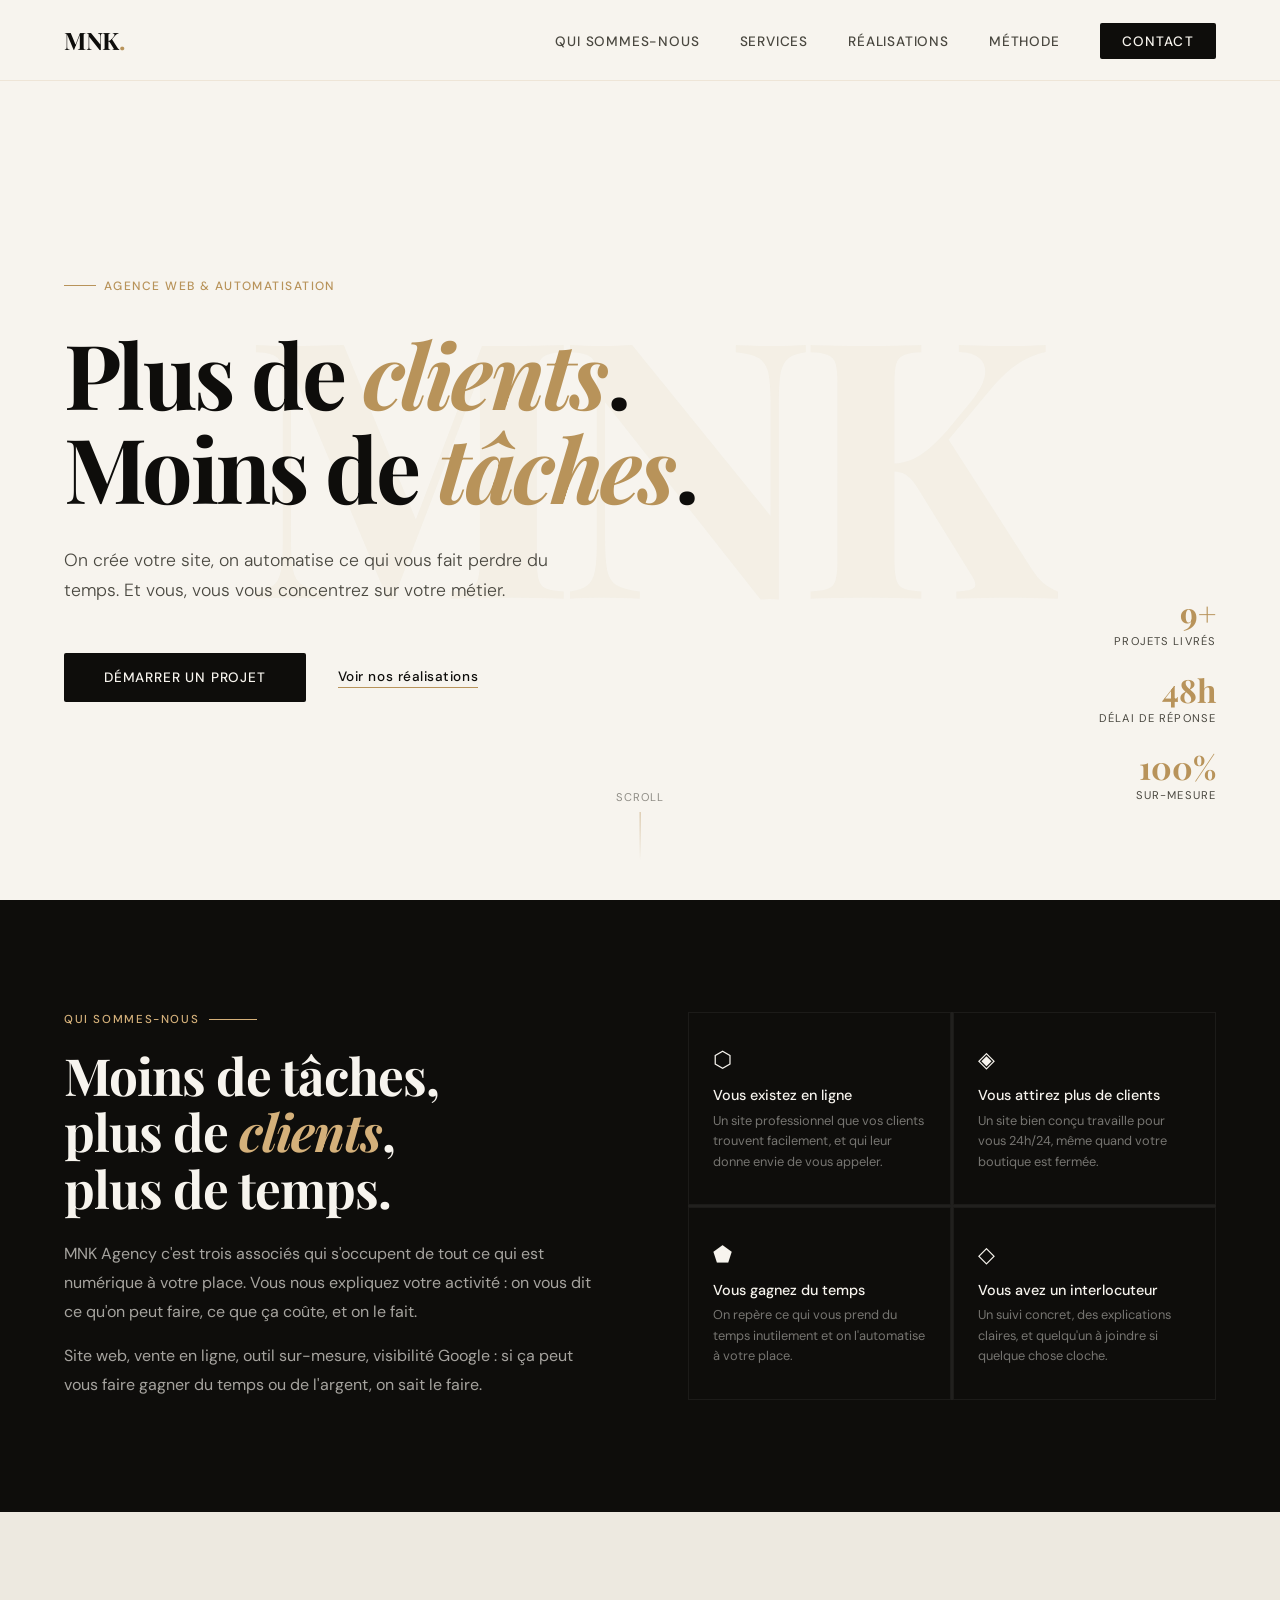
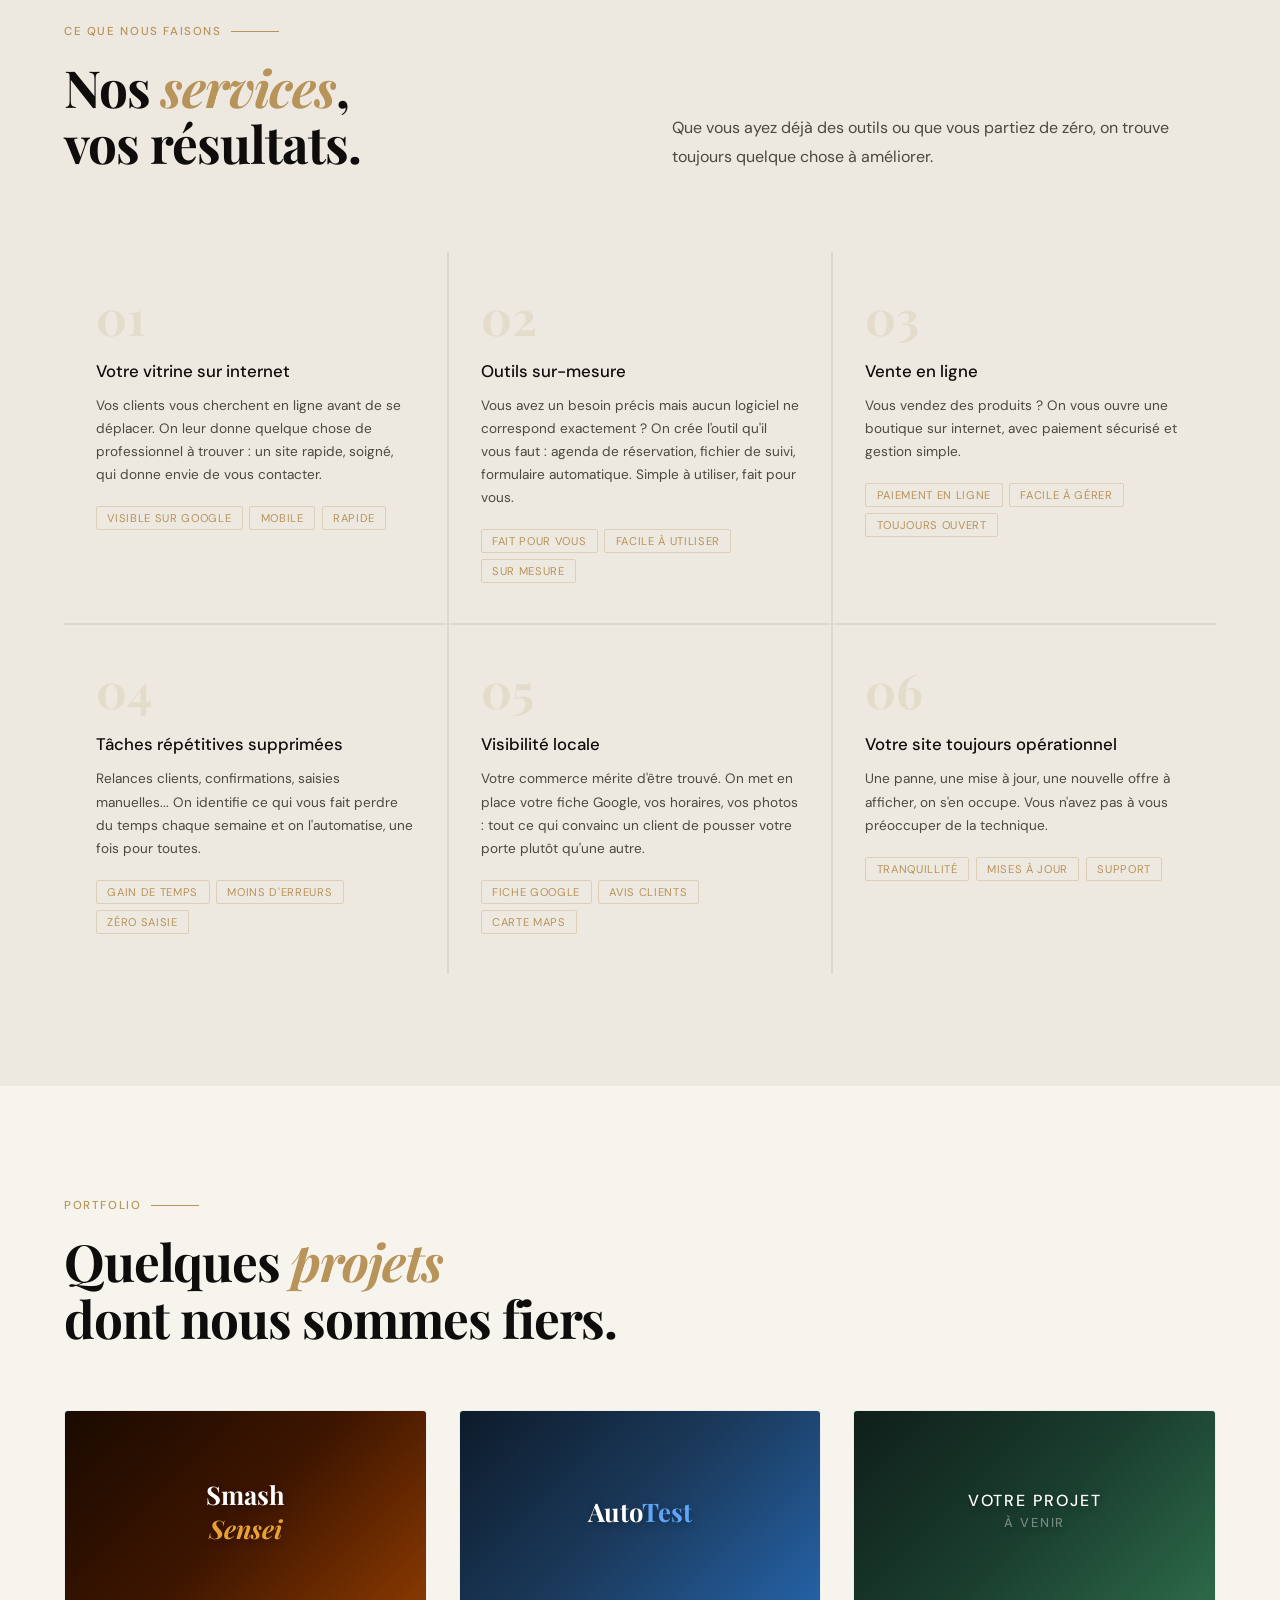
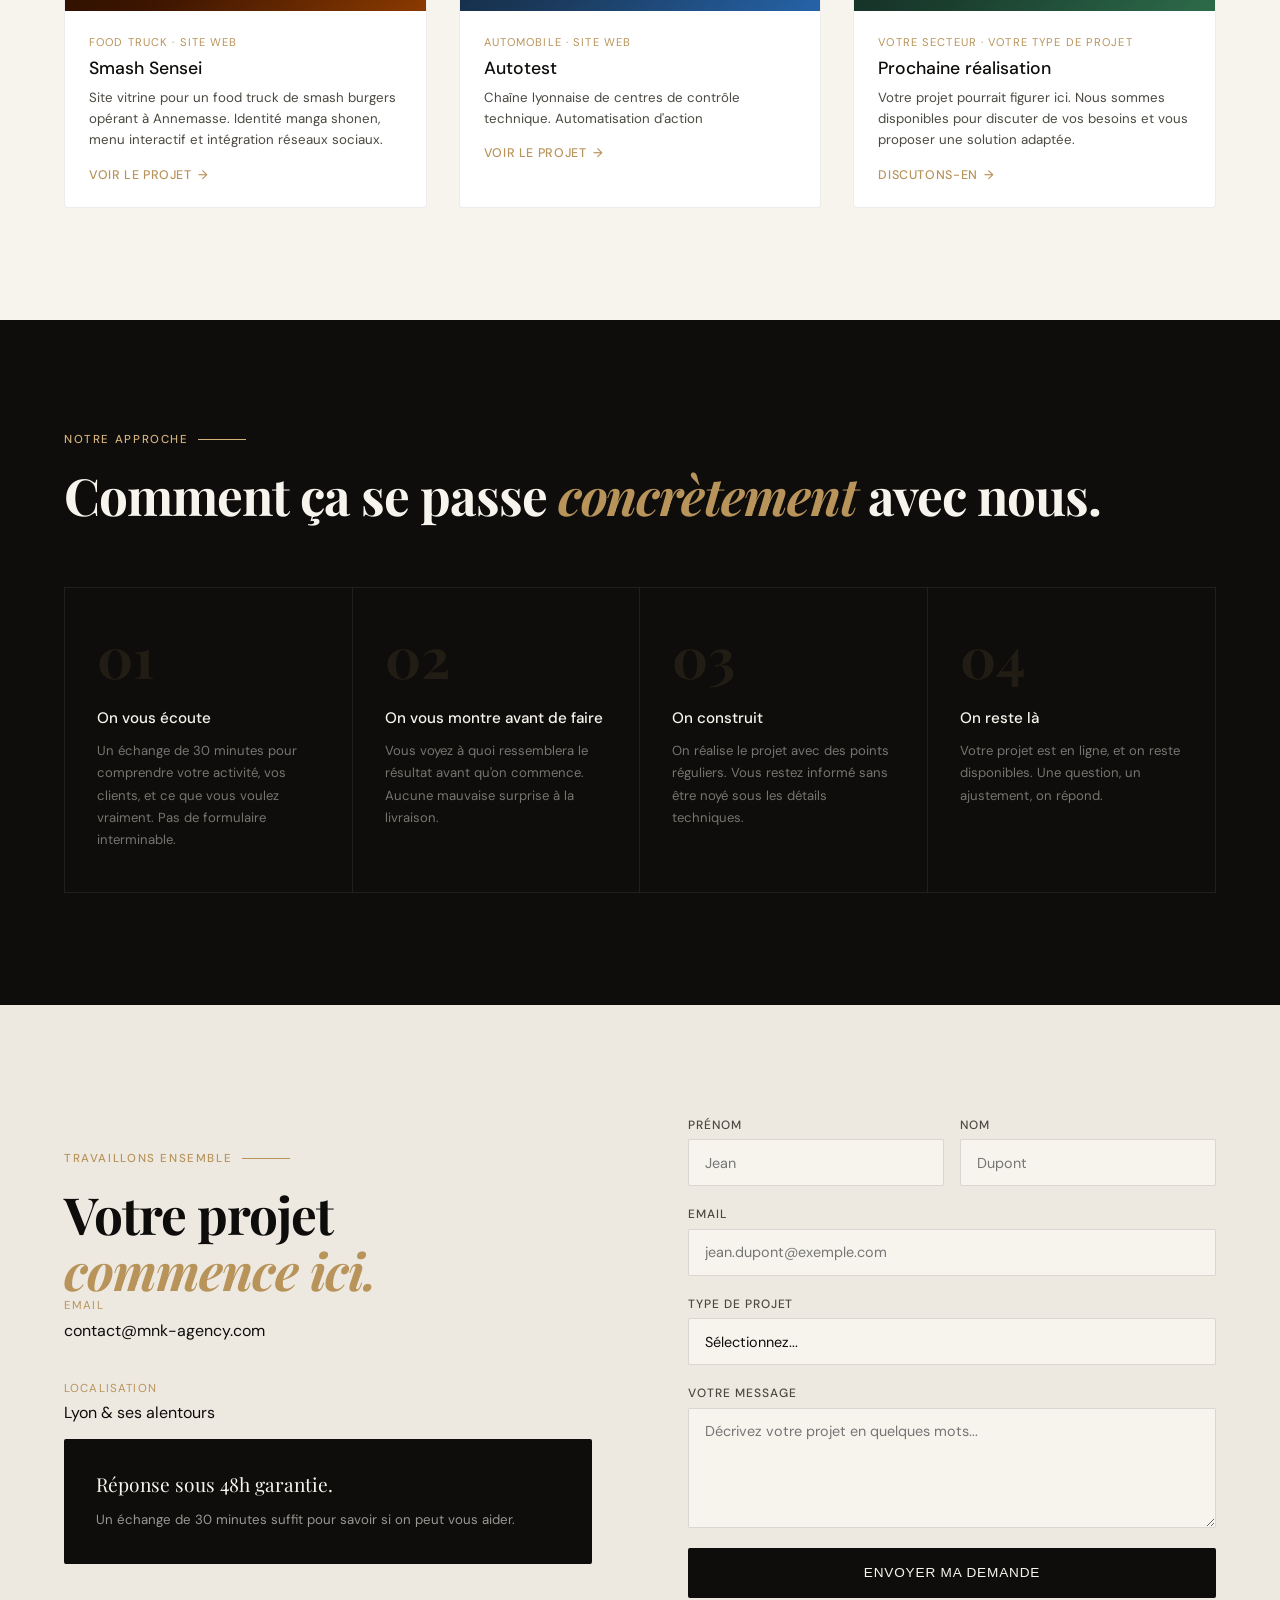
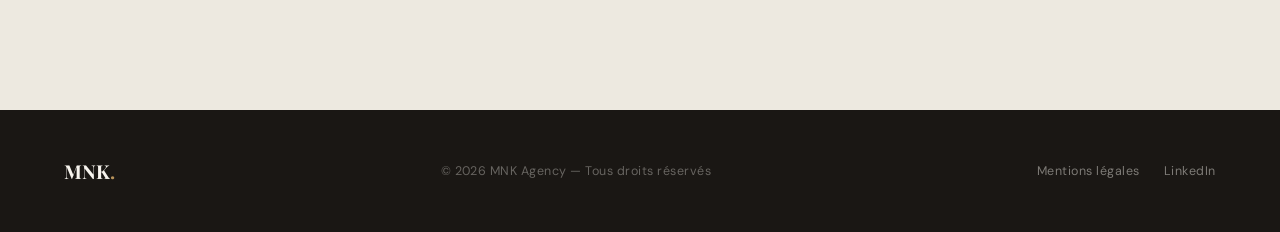
<file: index.html>
<!DOCTYPE html>
<html lang="fr">
<head>
<meta charset="UTF-8">
<meta name="viewport" content="width=device-width, initial-scale=1.0">
<title>MNK Agency — Web & Automatisation</title>
<link rel="preconnect" href="https://fonts.googleapis.com">
<link href="https://fonts.googleapis.com/css2?family=Playfair+Display:ital,wght@0,400;0,700;1,400&family=DM+Sans:wght@300;400;500&display=swap" rel="stylesheet">
<link rel="stylesheet" href="style.css">
</head>
<body>

<div id="cursor"></div>
<div id="cursor-ring"></div>

<!-- NAV -->
<nav>
  <div class="nav-logo">MNK<span>.</span></div>
  <ul class="nav-links">
    <li><a href="#about">Qui sommes-nous</a></li>
    <li><a href="#services">Services</a></li>
    <li><a href="#works">Réalisations</a></li>
    <li><a href="#process">Méthode</a></li>
    <li><a href="#contact" class="nav-cta">Contact</a></li>
  </ul>
</nav>

<!-- HERO -->
<section id="hero">
  <div class="hero-bg-text">MNK</div>

  <p class="hero-tag reveal">Agence Web & Automatisation</p>

  <h1 class="hero-h1 reveal reveal-delay-1">
    Plus de <em>clients</em>.<br>
    Moins de <em>tâches</em>.<br>
  </h1>

  <p class="hero-sub reveal reveal-delay-2">
    On crée votre site, on automatise ce qui vous fait perdre du temps. Et vous, vous vous concentrez sur votre métier.
  </p>

  <div class="hero-actions reveal reveal-delay-3">
    <a href="#contact" class="btn-primary">Démarrer un projet</a>
    <a href="#works" class="btn-secondary">Voir nos réalisations</a>
  </div>

  <div class="hero-stats reveal reveal-delay-4">
    <div class="stat">
      <span class="stat-num">9+</span>
      <span class="stat-label">Projets livrés</span>
    </div>
    <div class="stat">
      <span class="stat-num">48h</span>
      <span class="stat-label">Délai de réponse</span>
    </div>
    <div class="stat">
      <span class="stat-num">100%</span>
      <span class="stat-label">Sur-mesure</span>
    </div>
  </div>

  <div class="hero-scroll">
    <span>Scroll</span>
    <div class="scroll-line"></div>
  </div>
</section>

<!-- ABOUT -->
<section id="about">
  <div>
    <p class="section-tag reveal">Qui sommes-nous</p>
    <h2 class="section-h2 reveal reveal-delay-1">Moins de tâches,<br>plus de <em>clients</em>,<br>plus de temps.</h2>
    <p class="about-body reveal reveal-delay-2">
      MNK Agency c'est trois associés qui s'occupent de tout ce qui est numérique à votre place. Vous nous expliquez votre activité : on vous dit ce qu'on peut faire, ce que ça coûte, et on le fait.
    </p>
    <p class="about-body reveal reveal-delay-3" style="margin-top: 1rem;">
      Site web, vente en ligne, outil sur-mesure, visibilité Google : si ça peut vous faire gagner du temps ou de l'argent, on sait le faire.
    </p>
  </div>
  <div class="about-right reveal reveal-delay-2">
    <div class="about-cell">
      <div class="about-cell-icon">⬡</div>
      <div class="about-cell-title">Vous existez en ligne</div>
      <div class="about-cell-desc">Un site professionnel que vos clients trouvent facilement, et qui leur donne envie de vous appeler.</div>
    </div>
    <div class="about-cell">
      <div class="about-cell-icon">◈</div>
      <div class="about-cell-title">Vous attirez plus de clients</div>
      <div class="about-cell-desc">Un site bien conçu travaille pour vous 24h/24, même quand votre boutique est fermée.</div>
    </div>
    <div class="about-cell">
      <div class="about-cell-icon">⬟</div>
      <div class="about-cell-title">Vous gagnez du temps</div>
      <div class="about-cell-desc">On repère ce qui vous prend du temps inutilement et on l'automatise à votre place.</div>
    </div>
    <div class="about-cell">
      <div class="about-cell-icon">◇</div>
      <div class="about-cell-title">Vous avez un interlocuteur</div>
      <div class="about-cell-desc">Un suivi concret, des explications claires, et quelqu'un à joindre si quelque chose cloche.</div>
    </div>
  </div>
</section>

<!-- SERVICES -->
<section id="services">
  <div class="services-header">
    <div>
      <p class="section-tag reveal">Ce que nous faisons</p>
      <h2 class="section-h2 reveal reveal-delay-1">Nos <em>services</em>,<br>vos résultats.</h2>
    </div>
    <p class="services-intro reveal reveal-delay-2">
      Que vous ayez déjà des outils ou que vous partiez de zéro, on trouve toujours quelque chose à améliorer.
    </p>
  </div>

  <div class="services-grid">
    <div class="service-card reveal">
      <div class="service-num">01</div>
      <div class="service-title">Votre vitrine sur internet</div>
      <div class="service-desc">Vos clients vous cherchent en ligne avant de se déplacer. On leur donne quelque chose de professionnel à trouver : un site rapide, soigné, qui donne envie de vous contacter.</div>
      <div class="service-tags">
        <span class="tag">Visible sur Google</span>
        <span class="tag">Mobile</span>
        <span class="tag">Rapide</span>
      </div>
    </div>
    <div class="service-card reveal reveal-delay-1">
      <div class="service-num">02</div>
      <div class="service-title">Outils sur-mesure</div>
      <div class="service-desc">Vous avez un besoin précis mais aucun logiciel ne correspond exactement ? On crée l'outil qu'il vous faut : agenda de réservation, fichier de suivi, formulaire automatique. Simple à utiliser, fait pour vous.</div>
      <div class="service-tags">
        <span class="tag">Fait pour vous</span>
        <span class="tag">Facile à utiliser</span>
        <span class="tag">Sur mesure</span>
      </div>
    </div>
    <div class="service-card reveal reveal-delay-2">
      <div class="service-num">03</div>
      <div class="service-title">Vente en ligne</div>
      <div class="service-desc">Vous vendez des produits ? On vous ouvre une boutique sur internet, avec paiement sécurisé et gestion simple.</div>
      <div class="service-tags">
        <span class="tag">Paiement en ligne</span>
        <span class="tag">Facile à gérer</span>
        <span class="tag">Toujours ouvert</span>
      </div>
    </div>
    <div class="service-card reveal reveal-delay-1">
      <div class="service-num">04</div>
      <div class="service-title">Tâches répétitives supprimées</div>
      <div class="service-desc">Relances clients, confirmations, saisies manuelles... On identifie ce qui vous fait perdre du temps chaque semaine et on l'automatise, une fois pour toutes.</div>
      <div class="service-tags">
        <span class="tag">Gain de temps</span>
        <span class="tag">Moins d'erreurs</span>
        <span class="tag">Zéro saisie</span>
      </div>
    </div>
    <div class="service-card reveal reveal-delay-2">
      <div class="service-num">05</div>
      <div class="service-title">Visibilité locale</div>
      <div class="service-desc">Votre commerce mérite d'être trouvé. On met en place votre fiche Google, vos horaires, vos photos : tout ce qui convainc un client de pousser votre porte plutôt qu'une autre.</div>
      <div class="service-tags">
        <span class="tag">Fiche Google</span>
        <span class="tag">Avis clients</span>
        <span class="tag">Carte Maps</span>
      </div>
    </div>
    <div class="service-card reveal reveal-delay-3">
      <div class="service-num">06</div>
      <div class="service-title">Votre site toujours opérationnel</div>
      <div class="service-desc">Une panne, une mise à jour, une nouvelle offre à afficher, on s'en occupe. Vous n'avez pas à vous préoccuper de la technique.</div>
      <div class="service-tags">
        <span class="tag">Tranquillité </span>
        <span class="tag">Mises à jour</span>
        <span class="tag">Support</span>
      </div>
    </div>
  </div>
</section>

<!-- RÉALISATIONS -->
<section id="works">
  <div class="works-header">
    <p class="section-tag reveal">Portfolio</p>
    <h2 class="section-h2 reveal reveal-delay-1">Quelques <em>projets</em><br>dont nous sommes fiers.</h2>
  </div>

  <div class="works-grid">

    <!-- Smash Sensei -->
    <div class="work-card reveal">
      <div class="work-thumb">
        <div class="work-thumb-bg" style="background: linear-gradient(135deg, #1a0a00, #3d1500, #8b3a00);"></div>
        <div class="work-thumb-logo">
          Smash<br><span style="color:#e8a030;font-style:italic;">Sensei</span>
        </div>
      </div>
      <div class="work-body">
        <p class="work-type">Food Truck · Site Web</p>
        <h3 class="work-name">Smash Sensei</h3>
        <p class="work-desc">Site vitrine pour un food truck de smash burgers opérant à Annemasse. Identité manga shonen, menu interactif et intégration réseaux sociaux.</p>
        <a href="#" class="work-link">Voir le projet</a>
      </div>
    </div>

    <!-- Autotest -->
    <div class="work-card reveal reveal-delay-1">
      <div class="work-thumb">
        <div class="work-thumb-bg" style="background: linear-gradient(135deg, #0d1b2a, #1b3a5c, #2563a8);"></div>
        <div class="work-thumb-logo">
          Auto<span style="color:#60a5fa;">Test</span>
        </div>
      </div>
      <div class="work-body">
        <p class="work-type">Automobile · Site Web</p>
        <h3 class="work-name">Autotest</h3>
        <p class="work-desc">Chaîne lyonnaise de centres de contrôle technique. Automatisation d'action </p>
        <a href="#" class="work-link">Voir le projet</a>
      </div>
    </div>

    <!-- Projet 3 (placeholder) -->
    <div class="work-card reveal reveal-delay-2">
      <div class="work-thumb">
        <div class="work-thumb-bg" style="background: linear-gradient(135deg, #0f1f1a, #1a3d2e, #2d6b4a);"></div>
        <div class="work-thumb-logo" style="font-size:1rem;letter-spacing:.12em;font-family:'DM Sans',sans-serif;font-weight:500;text-transform:uppercase;">
          Votre projet <br><span style="color:rgba(255,255,255,0.4);font-size:.8rem;">à venir</span>
        </div>
      </div>
      <div class="work-body">
        <p class="work-type">Votre secteur · Votre type de projet</p>
        <h3 class="work-name">Prochaine réalisation</h3>
        <p class="work-desc">Votre projet pourrait figurer ici. Nous sommes disponibles pour discuter de vos besoins et vous proposer une solution adaptée.</p>
        <a href="#contact" class="work-link">Discutons-en</a>
      </div>
    </div>

  </div>
</section>

<!-- PROCESS -->
<section id="process">
  <p class="section-tag reveal">Notre approche</p>
  <h2 class="section-h2 reveal reveal-delay-1" style="color:var(--cream)">Comment ça se passe <em>concrètement</em> avec nous.</h2>

  <div class="process-grid">
    <div class="process-step reveal">
      <div class="process-step-num">01</div>
      <div class="process-step-title">On vous écoute</div>
      <div class="process-step-desc">Un échange de 30 minutes pour comprendre votre activité, vos clients, et ce que vous voulez vraiment. Pas de formulaire interminable.</div>
      <div class="process-step-bar"></div>
    </div>
    <div class="process-step reveal reveal-delay-1">
      <div class="process-step-num">02</div>
      <div class="process-step-title">On vous montre avant de faire</div>
      <div class="process-step-desc">Vous voyez à quoi ressemblera le résultat avant qu'on commence. Aucune mauvaise surprise à la livraison.</div>
      <div class="process-step-bar"></div>
    </div>
    <div class="process-step reveal reveal-delay-2">
      <div class="process-step-num">03</div>
      <div class="process-step-title">On construit</div>
      <div class="process-step-desc">On réalise le projet avec des points réguliers. Vous restez informé sans être noyé sous les détails techniques.</div>
      <div class="process-step-bar"></div>
    </div>
    <div class="process-step reveal reveal-delay-3">
      <div class="process-step-num">04</div>
      <div class="process-step-title">On reste là</div>
      <div class="process-step-desc">Votre projet est en ligne, et on reste disponibles. Une question, un ajustement, on répond.</div>
      <div class="process-step-bar"></div>
    </div>
  </div>
</section>

<!-- CONTACT -->
<section id="contact">
  <div>
    <p class="section-tag reveal">Travaillons ensemble</p>
    <h2 class="section-h2 reveal reveal-delay-1">Votre projet<br><em>commence ici.</em></h2>
    <div class="contact-info reveal reveal-delay-2">
      <div>
        <p class="contact-info-label">Email</p>
        <p class="contact-info-value">contact@mnk-agency.com</p>
      </div>
      <div>
        <p class="contact-info-label">Localisation</p>
        <p class="contact-info-value">Lyon & ses alentours</p>
      </div>
    </div>
    <div class="contact-promise reveal reveal-delay-3">
      <p class="contact-promise-title">Réponse sous 48h garantie.</p>
      <p class="contact-promise-desc">Un échange de 30 minutes suffit pour savoir si on peut vous aider.</p>
    </div>
  </div>

  <div class="reveal reveal-delay-2">
    <form class="contact-form" id="contactForm" onsubmit="handleSubmit(event)">
      <div class="form-row">
        <div class="form-group">
          <label for="prenom">Prénom</label>
          <input type="text" id="prenom" name="prenom" placeholder="Jean" required>
        </div>
        <div class="form-group">
          <label for="nom">Nom</label>
          <input type="text" id="nom" name="nom" placeholder="Dupont" required>
        </div>
      </div>
      <div class="form-group">
        <label for="email">Email</label>
        <input type="email" id="email" name="email" placeholder="jean.dupont@exemple.com" required>
      </div>
      <div class="form-group">
        <label for="projet">Type de projet</label>
        <select id="projet" name="projet">
          <option value="">Sélectionnez...</option>
          <option>Site vitrine</option>
          <option>Outils sur-mesure</option>
          <option>Vente en ligne</option>
          <option>Automatisation</option>
          <option>Visibilité locale</option>
          <option>Maintenance</option>
          <option>Autre</option>
        </select>
      </div>
      <div class="form-group">
        <label for="message">Votre message</label>
        <textarea id="message" name="message" placeholder="Décrivez votre projet en quelques mots..." required></textarea>
      </div>
      <button type="submit" class="btn-primary" id="submitBtn" style="border:none;width:100%;text-align:center;padding:1.1rem;">Envoyer ma demande</button>
      <p id="form-feedback" style="margin-top:1rem;text-align:center;font-size:0.9rem;display:none;"></p>
    </form>
  </div>
</section>

<!-- FOOTER -->
<footer>
  <div class="footer-logo">MNK<span>.</span></div>
  <p class="footer-copy">© <span id="footer-year"></span> MNK Agency — Tous droits réservés</p>
  <script>document.getElementById('footer-year').textContent = new Date().getFullYear();</script>
  <div class="footer-links">
    <a href="/mentions-legales.html">Mentions légales</a>
    <a href="https://www.linkedin.com" target="_blank" rel="noopener noreferrer">LinkedIn</a>
  </div>
</footer>

<script>
// Cursor
const cursor = document.getElementById('cursor');
const ring = document.getElementById('cursor-ring');
let mx = -100, my = -100, rx = -100, ry = -100;
document.addEventListener('mousemove', e => { mx = e.clientX; my = e.clientY; });
function animateCursor() {
  cursor.style.left = mx + 'px'; cursor.style.top = my + 'px';
  rx += (mx - rx) * 0.12; ry += (my - ry) * 0.12;
  ring.style.left = rx + 'px'; ring.style.top = ry + 'px';
  requestAnimationFrame(animateCursor);
}
animateCursor();
document.querySelectorAll('a, button, input, select, textarea, .work-card, .service-card, .about-cell').forEach(el => {
  el.addEventListener('mouseenter', () => {
    cursor.style.width = '18px'; cursor.style.height = '18px';
    ring.style.width = '52px'; ring.style.height = '52px';
  });
  el.addEventListener('mouseleave', () => {
    cursor.style.width = '10px'; cursor.style.height = '10px';
    ring.style.width = '36px'; ring.style.height = '36px';
  });
});

// Reveal on scroll
const reveals = document.querySelectorAll('.reveal');
const obs = new IntersectionObserver(entries => {
  entries.forEach(e => { if (e.isIntersecting) { e.target.classList.add('visible'); } });
}, { threshold: 0.12 });
reveals.forEach(r => obs.observe(r));

// Immediate hero reveal
setTimeout(() => {
  document.querySelectorAll('#hero .reveal').forEach((el, i) => {
    setTimeout(() => el.classList.add('visible'), i * 120);
  });
}, 100);

// Form submit
async function handleSubmit(e) {
  e.preventDefault();
  const btn = document.getElementById('submitBtn');
  const feedback = document.getElementById('form-feedback');
  const form = document.getElementById('contactForm');

  btn.textContent = 'Envoi en cours...';
  btn.disabled = true;
  feedback.style.display = 'none';

  const formData = new FormData(form);
  formData.append('access_key', 'e0db6523-9cdd-458d-9bed-e5dead1a6900');
  formData.append('subject', 'Nouveau contact MNK Agency — ' + formData.get('prenom') + ' ' + formData.get('nom'));
  formData.append('from_name', 'MNK Agency');

  try {
    const res = await fetch('https://api.web3forms.com/submit', {
      method: 'POST',
      body: formData
    });
    const data = await res.json();

    if (data.success) {
      feedback.textContent = 'Message envoyé ! Nous vous répondrons sous 48h.';
      feedback.style.color = '#2d6b4a';
      form.reset();
    } else {
      feedback.textContent = data.message || 'Une erreur est survenue. Veuillez réessayer.';
      feedback.style.color = '#c0392b';
    }
  } catch {
    feedback.textContent = "Impossible d'envoyer le message. Vérifiez votre connexion.";
    feedback.style.color = '#c0392b';
  }

  feedback.style.display = 'block';
  btn.textContent = 'Envoyer ma demande';
  btn.disabled = false;
}
</script>
</body>
</html>
</file>
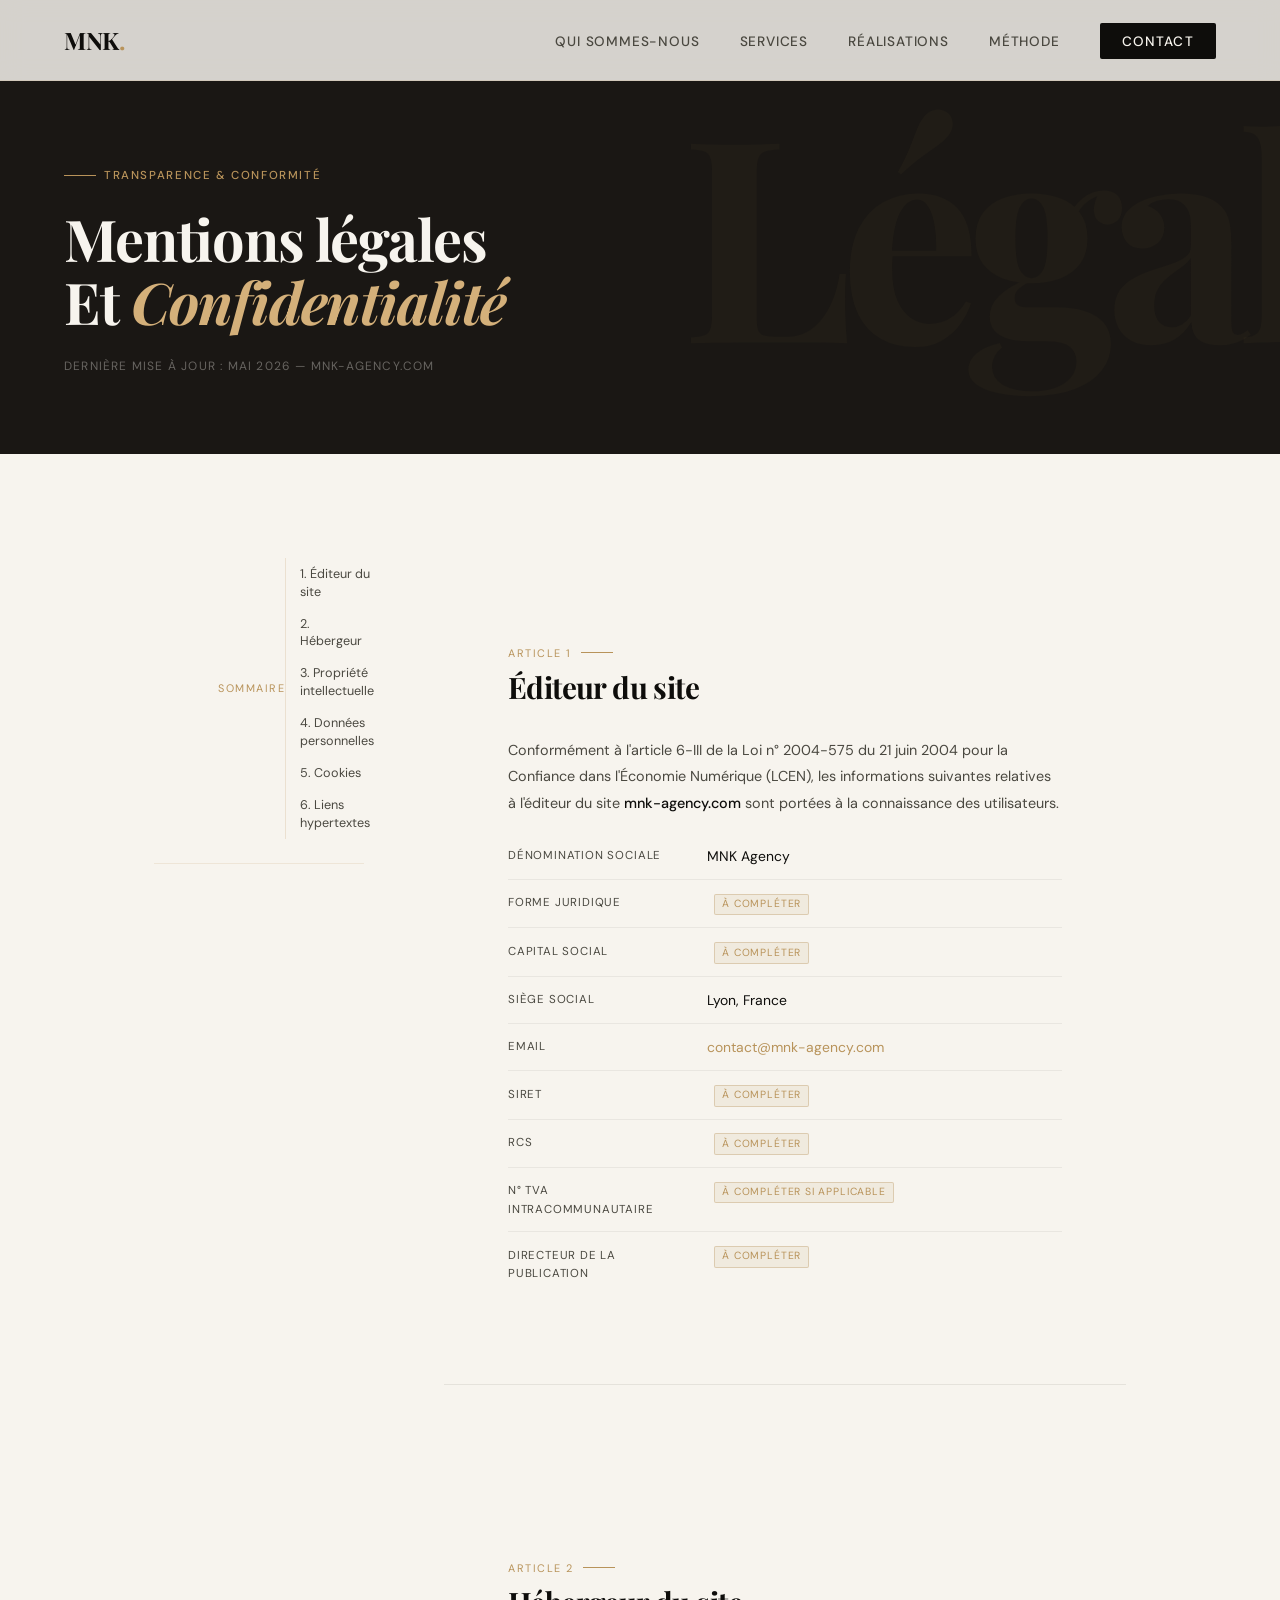
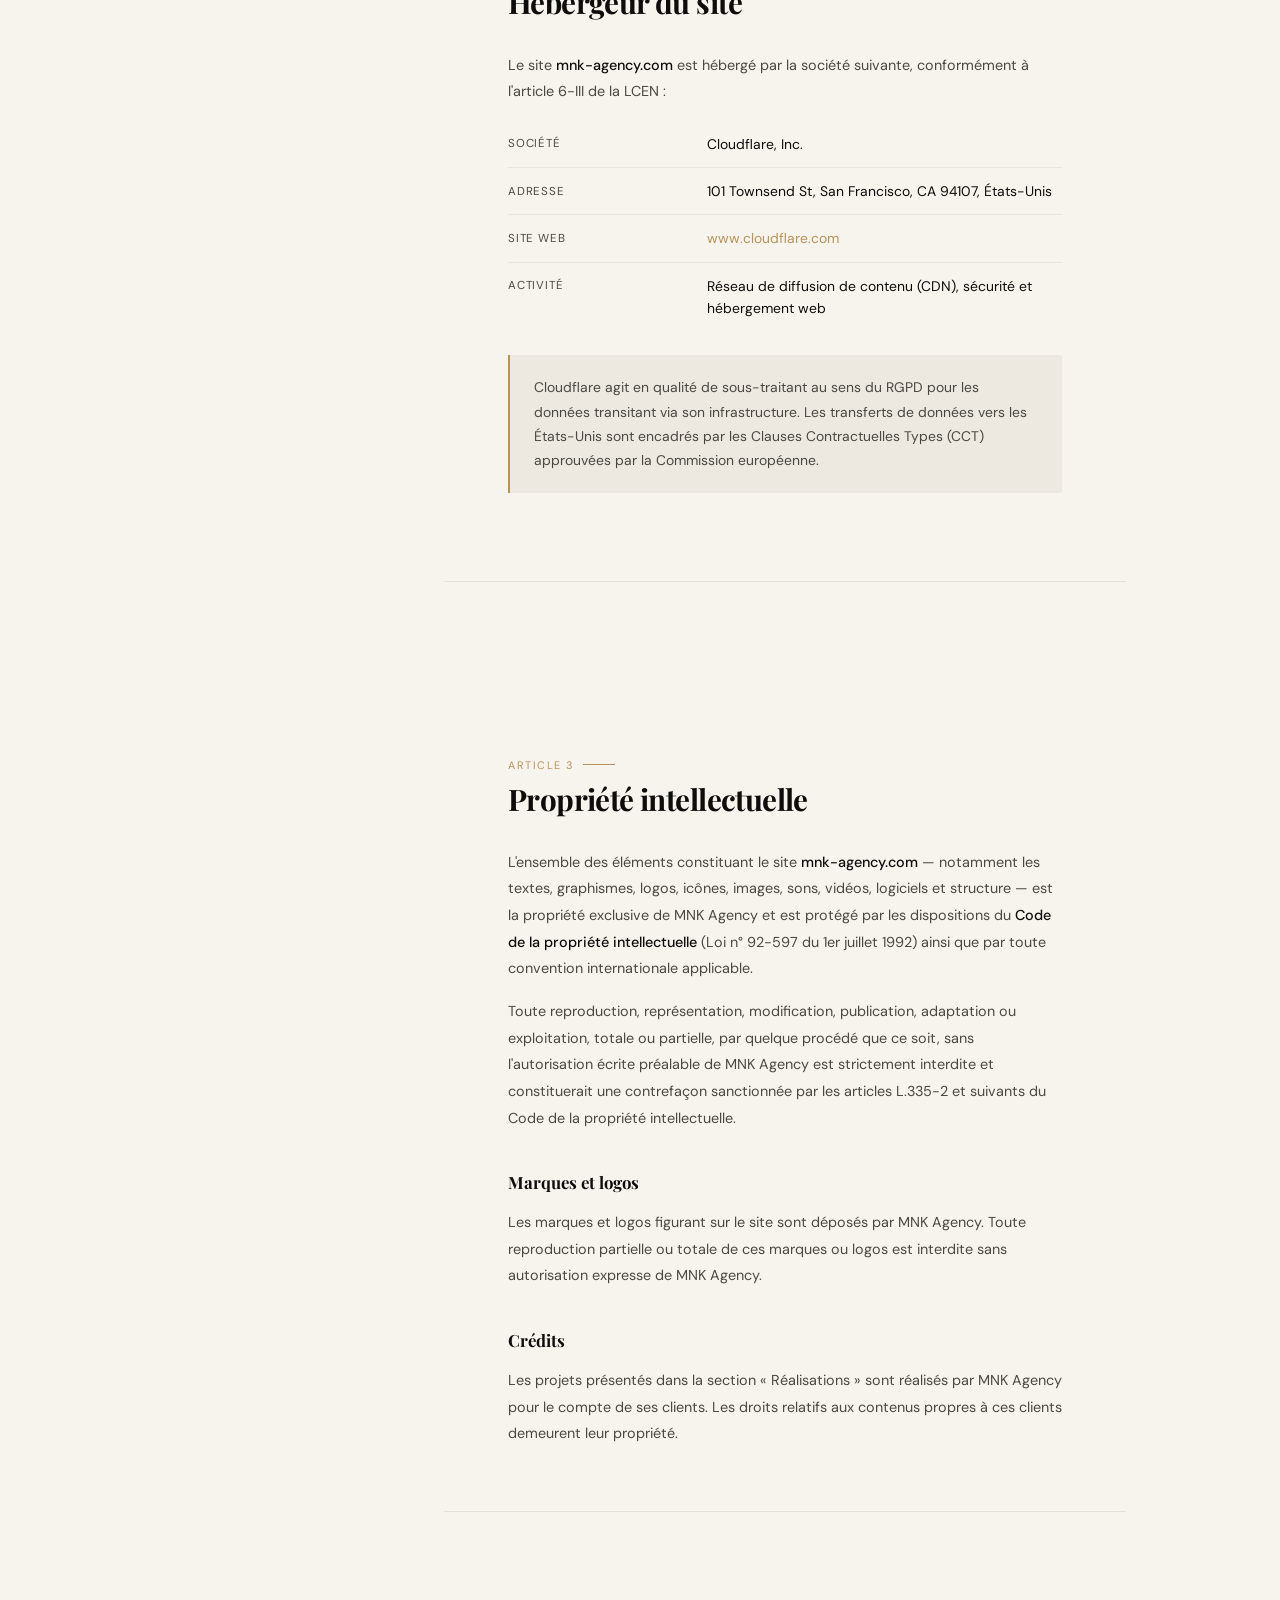
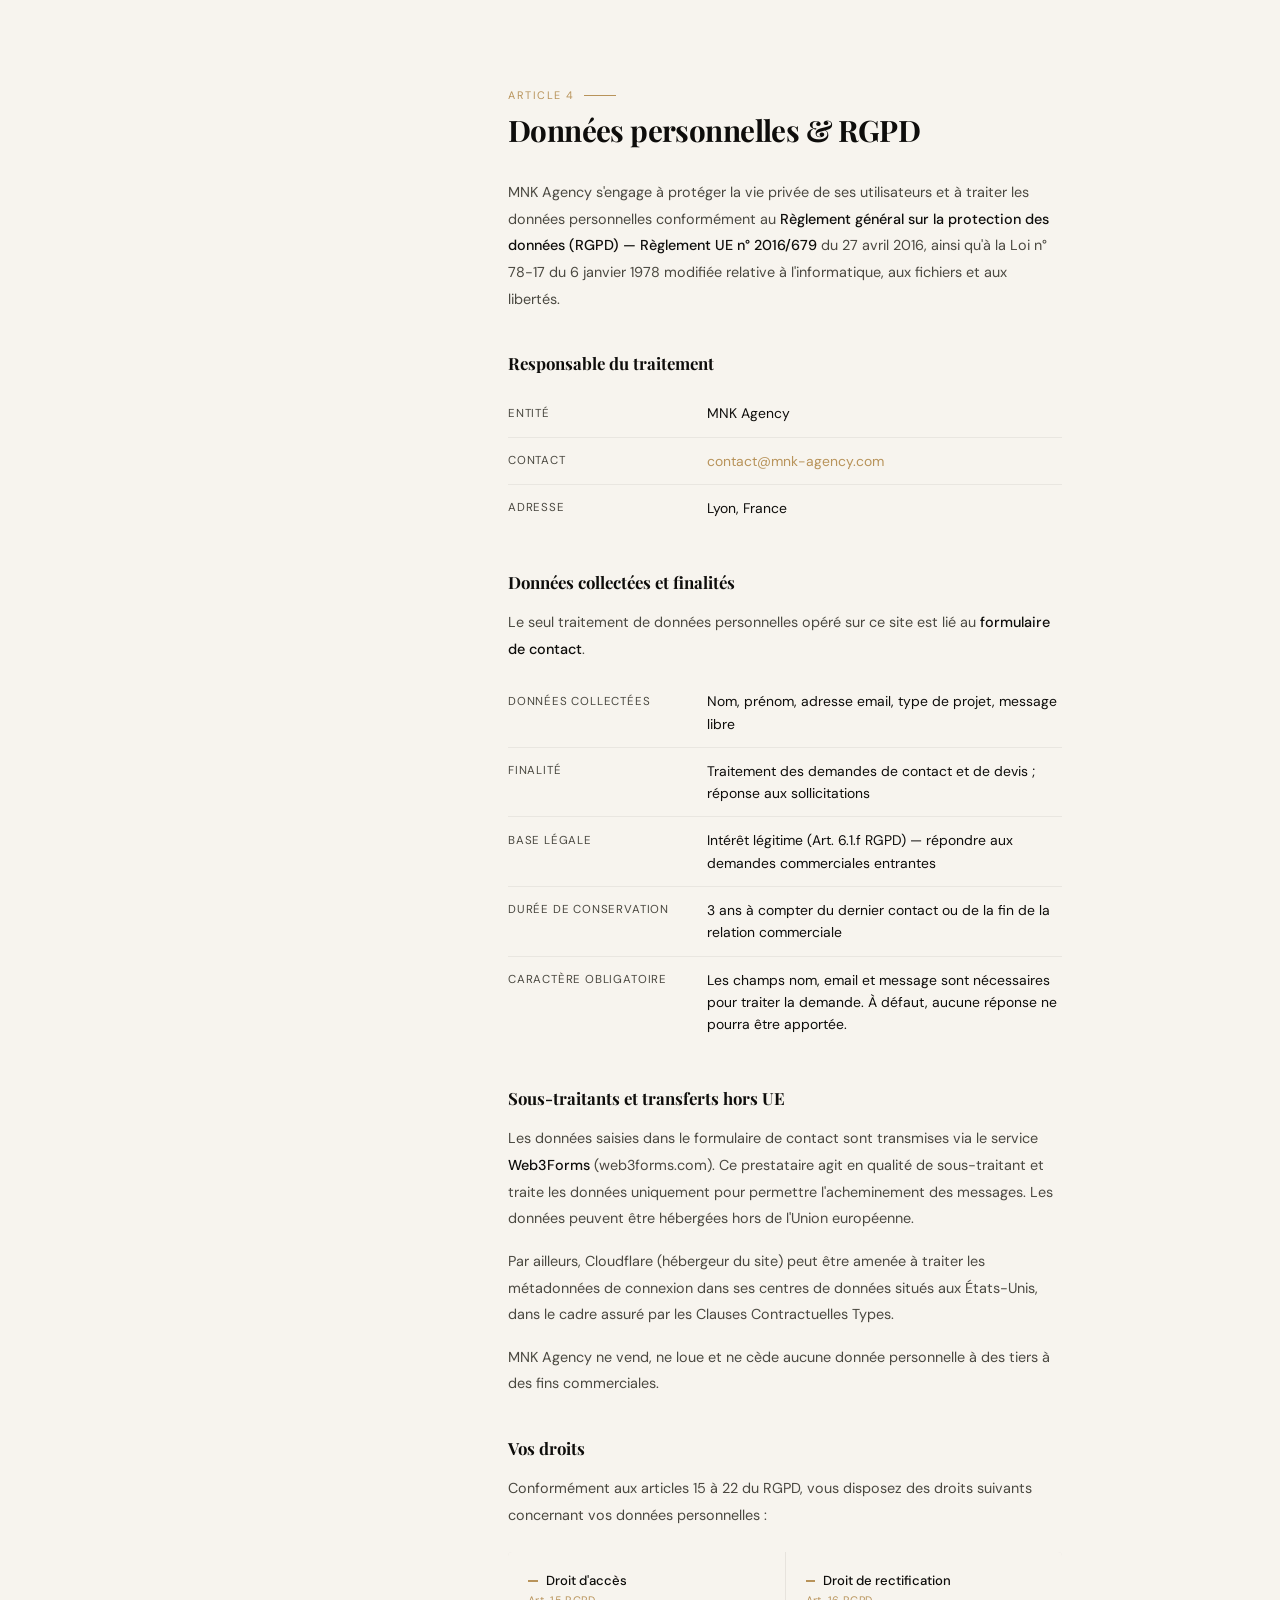
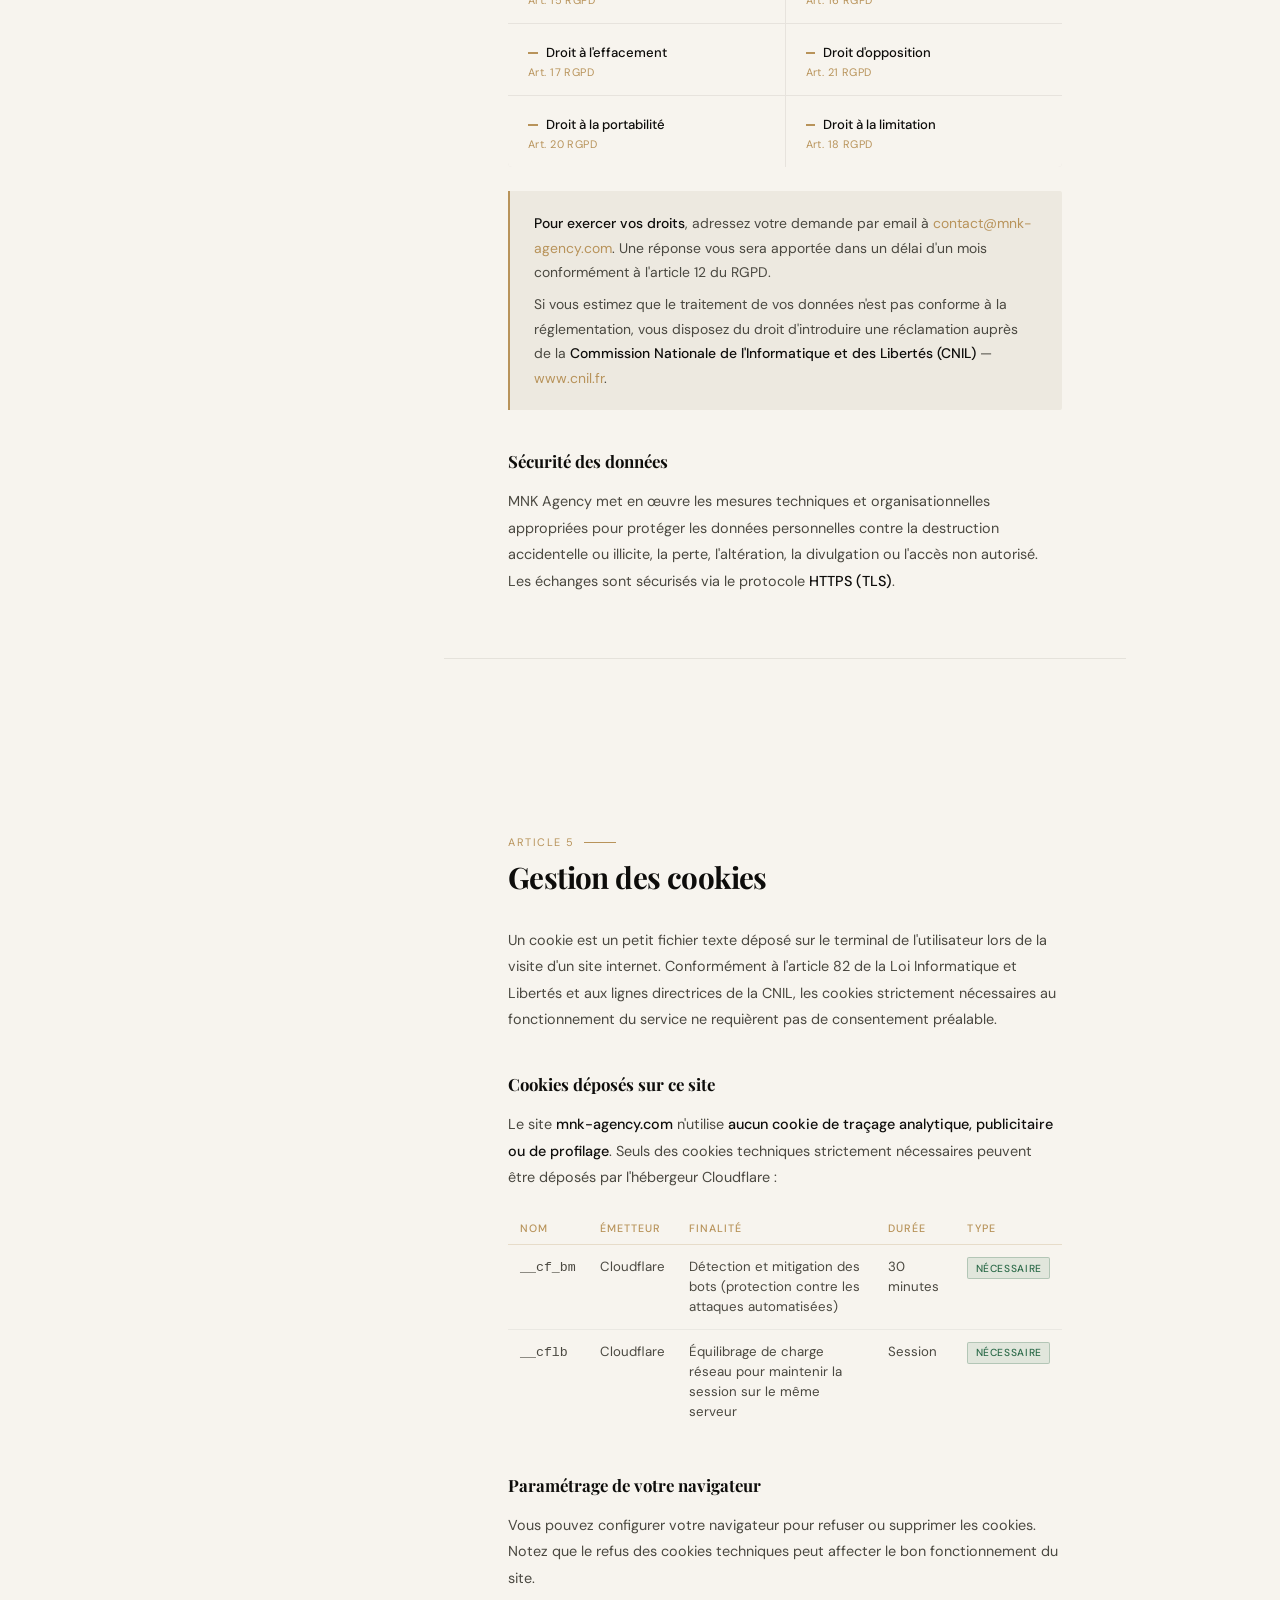
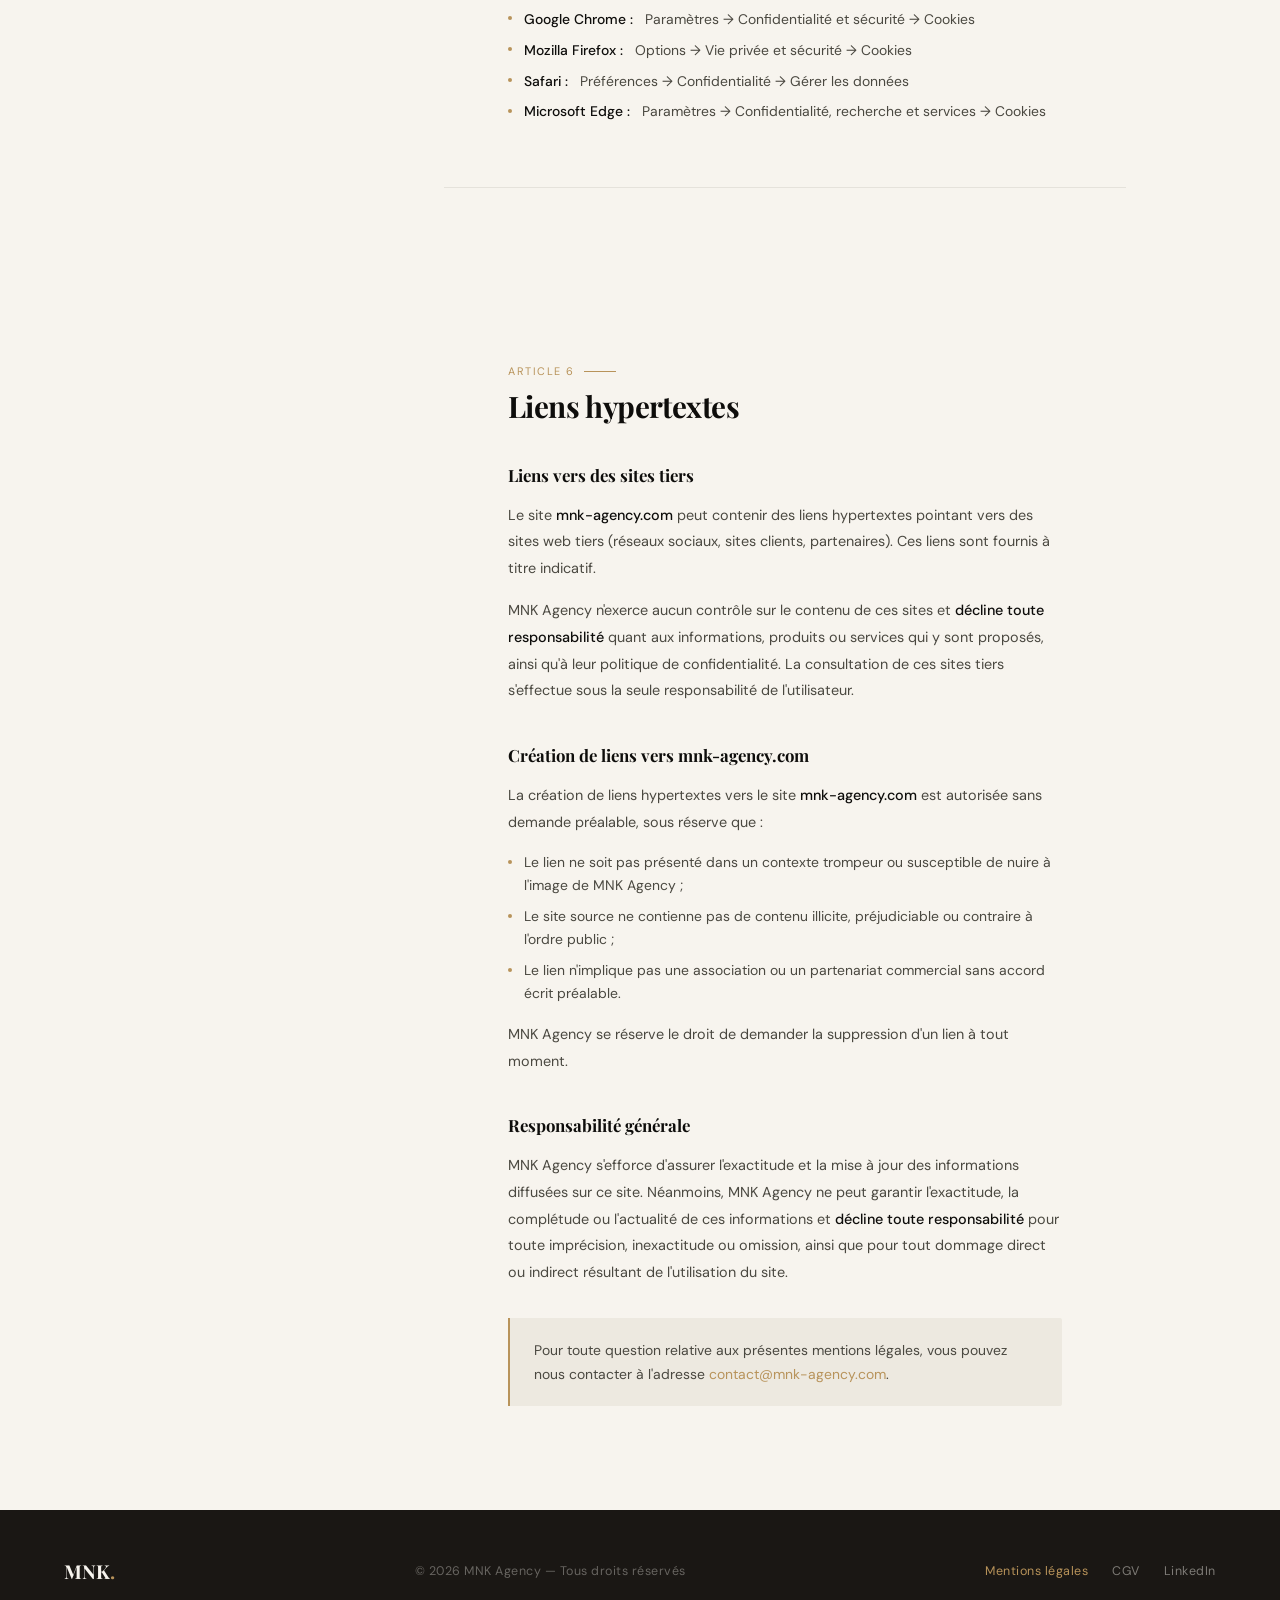
<file: mentions-legales.html>
<!DOCTYPE html>
<html lang="fr">
<head>
  <meta charset="UTF-8">
  <meta name="viewport" content="width=device-width, initial-scale=1.0">
  <title>Mentions Légales & Confidentialité — MNK Agency</title>
  <meta name="robots" content="noindex, nofollow">
  <meta name="description" content="Mentions légales, politique de confidentialité et gestion des cookies de MNK Agency.">
  <link rel="preconnect" href="https://fonts.googleapis.com">
  <link href="https://fonts.googleapis.com/css2?family=Playfair+Display:ital,wght@0,400;0,700;1,400&family=DM+Sans:wght@300;400;500&display=swap" rel="stylesheet">
  <link rel="stylesheet" href="style.css">
</head>
<body>

<div id="cursor"></div>
<div id="cursor-ring"></div>

<!-- ─── NAV ─── -->
<nav>
  <a href="/" class="nav-logo">MNK<span>.</span></a>
  <ul class="nav-links">
    <li><a href="/#about">Qui sommes-nous</a></li>
    <li><a href="/#services">Services</a></li>
    <li><a href="/#works">Réalisations</a></li>
    <li><a href="/#process">Méthode</a></li>
    <li><a href="/#contact" class="nav-cta">Contact</a></li>
  </ul>
</nav>

<!-- ─── PAGE HEADER ─── -->
<header class="legal-hero">
  <div class="legal-hero-bg" aria-hidden="true">Légal</div>
  <p class="legal-hero-tag">Transparence & conformité</p>
  <h1>Mentions légales<br>Et <em>Confidentialité</em></h1>
  <p class="legal-hero-meta">Dernière mise à jour : Mai 2026 — mnk-agency.com</p>
</header>

<!-- ─── CONTENU ─── -->
<main class="legal-wrap">

  <!-- TABLE DES MATIÈRES -->
  <nav class="legal-toc" aria-label="Table des matières">
    <p class="legal-toc-title">Sommaire</p>
    <ol class="legal-toc-list">
      <li><a href="#editeur">1. Éditeur du site</a></li>
      <li><a href="#hebergeur">2. Hébergeur</a></li>
      <li><a href="#propriete">3. Propriété intellectuelle</a></li>
      <li><a href="#donnees">4. Données personnelles</a></li>
      <li><a href="#cookies">5. Cookies</a></li>
      <li><a href="#liens">6. Liens hypertextes</a></li>
    </ol>
  </nav>

  <!-- SECTIONS LÉGALES -->
  <div class="legal-content">

    <!-- 1. ÉDITEUR -->
    <section class="legal-section" id="editeur">
      <p class="legal-section-tag">Article 1</p>
      <h2>Éditeur du site</h2>
      <p class="legal-p">
        Conformément à l'article 6-III de la Loi n° 2004-575 du 21 juin 2004 pour la Confiance dans l'Économie Numérique (LCEN), les informations suivantes relatives à l'éditeur du site <strong>mnk-agency.com</strong> sont portées à la connaissance des utilisateurs.
      </p>

      <table class="legal-table" aria-label="Informations éditeur">
        <tbody>
          <tr>
            <td>Dénomination sociale</td>
            <td>MNK Agency</td>
          </tr>
          <tr>
            <td>Forme juridique</td>
            <td><span class="badge-todo">À compléter</span></td>
          </tr>
          <tr>
            <td>Capital social</td>
            <td><span class="badge-todo">À compléter</span></td>
          </tr>
          <tr>
            <td>Siège social</td>
            <td>Lyon, France</td>
          </tr>
          <tr>
            <td>Email</td>
            <td><a href="mailto:contact@mnk-agency.com">contact@mnk-agency.com</a></td>
          </tr>
          <tr>
            <td>SIRET</td>
            <td><span class="badge-todo">À compléter</span></td>
          </tr>
          <tr>
            <td>RCS</td>
            <td><span class="badge-todo">À compléter</span></td>
          </tr>
          <tr>
            <td>N° TVA intracommunautaire</td>
            <td><span class="badge-todo">À compléter si applicable</span></td>
          </tr>
          <tr>
            <td>Directeur de la publication</td>
            <td><span class="badge-todo">À compléter</span></td>
          </tr>
        </tbody>
      </table>
    </section>

    <!-- 2. HÉBERGEUR -->
    <section class="legal-section" id="hebergeur">
      <p class="legal-section-tag">Article 2</p>
      <h2>Hébergeur du site</h2>
      <p class="legal-p">
        Le site <strong>mnk-agency.com</strong> est hébergé par la société suivante, conformément à l'article 6-III de la LCEN :
      </p>

      <table class="legal-table" aria-label="Informations hébergeur">
        <tbody>
          <tr>
            <td>Société</td>
            <td>Cloudflare, Inc.</td>
          </tr>
          <tr>
            <td>Adresse</td>
            <td>101 Townsend St, San Francisco, CA 94107, États-Unis</td>
          </tr>
          <tr>
            <td>Site web</td>
            <td><a href="https://www.cloudflare.com" target="_blank" rel="noopener noreferrer">www.cloudflare.com</a></td>
          </tr>
          <tr>
            <td>Activité</td>
            <td>Réseau de diffusion de contenu (CDN), sécurité et hébergement web</td>
          </tr>
        </tbody>
      </table>

      <div class="legal-box">
        <p>Cloudflare agit en qualité de sous-traitant au sens du RGPD pour les données transitant via son infrastructure. Les transferts de données vers les États-Unis sont encadrés par les Clauses Contractuelles Types (CCT) approuvées par la Commission européenne.</p>
      </div>
    </section>

    <!-- 3. PROPRIÉTÉ INTELLECTUELLE -->
    <section class="legal-section" id="propriete">
      <p class="legal-section-tag">Article 3</p>
      <h2>Propriété intellectuelle</h2>

      <p class="legal-p">
        L'ensemble des éléments constituant le site <strong>mnk-agency.com</strong> — notamment les textes, graphismes, logos, icônes, images, sons, vidéos, logiciels et structure — est la propriété exclusive de MNK Agency et est protégé par les dispositions du <strong>Code de la propriété intellectuelle</strong> (Loi n° 92-597 du 1er juillet 1992) ainsi que par toute convention internationale applicable.
      </p>

      <p class="legal-p">
        Toute reproduction, représentation, modification, publication, adaptation ou exploitation, totale ou partielle, par quelque procédé que ce soit, sans l'autorisation écrite préalable de MNK Agency est strictement interdite et constituerait une contrefaçon sanctionnée par les articles L.335-2 et suivants du Code de la propriété intellectuelle.
      </p>

      <div class="legal-sub">
        <h3>Marques et logos</h3>
        <p class="legal-p">
          Les marques et logos figurant sur le site sont déposés par MNK Agency. Toute reproduction partielle ou totale de ces marques ou logos est interdite sans autorisation expresse de MNK Agency.
        </p>
      </div>

      <div class="legal-sub">
        <h3>Crédits</h3>
        <p class="legal-p">
          Les projets présentés dans la section « Réalisations » sont réalisés par MNK Agency pour le compte de ses clients. Les droits relatifs aux contenus propres à ces clients demeurent leur propriété.
        </p>
      </div>
    </section>

    <!-- 4. DONNÉES PERSONNELLES -->
    <section class="legal-section" id="donnees">
      <p class="legal-section-tag">Article 4</p>
      <h2>Données personnelles & RGPD</h2>

      <p class="legal-p">
        MNK Agency s'engage à protéger la vie privée de ses utilisateurs et à traiter les données personnelles conformément au <strong>Règlement général sur la protection des données (RGPD) — Règlement UE n° 2016/679</strong> du 27 avril 2016, ainsi qu'à la Loi n° 78-17 du 6 janvier 1978 modifiée relative à l'informatique, aux fichiers et aux libertés.
      </p>

      <!-- Responsable du traitement -->
      <div class="legal-sub">
        <h3>Responsable du traitement</h3>
        <table class="legal-table">
          <tbody>
            <tr>
              <td>Entité</td>
              <td>MNK Agency</td>
            </tr>
            <tr>
              <td>Contact</td>
              <td><a href="mailto:contact@mnk-agency.com">contact@mnk-agency.com</a></td>
            </tr>
            <tr>
              <td>Adresse</td>
              <td>Lyon, France</td>
            </tr>
          </tbody>
        </table>
      </div>

      <!-- Données collectées -->
      <div class="legal-sub">
        <h3>Données collectées et finalités</h3>
        <p class="legal-p">Le seul traitement de données personnelles opéré sur ce site est lié au <strong>formulaire de contact</strong>.</p>

        <table class="legal-table">
          <tbody>
            <tr>
              <td>Données collectées</td>
              <td>Nom, prénom, adresse email, type de projet, message libre</td>
            </tr>
            <tr>
              <td>Finalité</td>
              <td>Traitement des demandes de contact et de devis ; réponse aux sollicitations</td>
            </tr>
            <tr>
              <td>Base légale</td>
              <td>Intérêt légitime (Art. 6.1.f RGPD) — répondre aux demandes commerciales entrantes</td>
            </tr>
            <tr>
              <td>Durée de conservation</td>
              <td>3 ans à compter du dernier contact ou de la fin de la relation commerciale</td>
            </tr>
            <tr>
              <td>Caractère obligatoire</td>
              <td>Les champs nom, email et message sont nécessaires pour traiter la demande. À défaut, aucune réponse ne pourra être apportée.</td>
            </tr>
          </tbody>
        </table>
      </div>

      <!-- Sous-traitants -->
      <div class="legal-sub">
        <h3>Sous-traitants et transferts hors UE</h3>
        <p class="legal-p">
          Les données saisies dans le formulaire de contact sont transmises via le service <strong>Web3Forms</strong> (web3forms.com). Ce prestataire agit en qualité de sous-traitant et traite les données uniquement pour permettre l'acheminement des messages. Les données peuvent être hébergées hors de l'Union européenne.
        </p>
        <p class="legal-p">
          Par ailleurs, Cloudflare (hébergeur du site) peut être amenée à traiter les métadonnées de connexion dans ses centres de données situés aux États-Unis, dans le cadre assuré par les Clauses Contractuelles Types.
        </p>
        <p class="legal-p">
          MNK Agency ne vend, ne loue et ne cède aucune donnée personnelle à des tiers à des fins commerciales.
        </p>
      </div>

      <!-- Droits des personnes -->
      <div class="legal-sub">
        <h3>Vos droits</h3>
        <p class="legal-p">Conformément aux articles 15 à 22 du RGPD, vous disposez des droits suivants concernant vos données personnelles :</p>

        <div class="rights-grid" role="list">
          <div class="right-item" role="listitem">
            <p class="right-item-title">Droit d'accès</p>
            <p class="right-item-ref">Art. 15 RGPD</p>
          </div>
          <div class="right-item" role="listitem">
            <p class="right-item-title">Droit de rectification</p>
            <p class="right-item-ref">Art. 16 RGPD</p>
          </div>
          <div class="right-item" role="listitem">
            <p class="right-item-title">Droit à l'effacement</p>
            <p class="right-item-ref">Art. 17 RGPD</p>
          </div>
          <div class="right-item" role="listitem">
            <p class="right-item-title">Droit d'opposition</p>
            <p class="right-item-ref">Art. 21 RGPD</p>
          </div>
          <div class="right-item" role="listitem">
            <p class="right-item-title">Droit à la portabilité</p>
            <p class="right-item-ref">Art. 20 RGPD</p>
          </div>
          <div class="right-item" role="listitem">
            <p class="right-item-title">Droit à la limitation</p>
            <p class="right-item-ref">Art. 18 RGPD</p>
          </div>
        </div>

        <div class="legal-box" style="margin-top: 1.5rem;">
          <p><strong>Pour exercer vos droits</strong>, adressez votre demande par email à <a href="mailto:contact@mnk-agency.com">contact@mnk-agency.com</a>. Une réponse vous sera apportée dans un délai d'un mois conformément à l'article 12 du RGPD.</p>
          <p style="margin-top: 0.5rem;">Si vous estimez que le traitement de vos données n'est pas conforme à la réglementation, vous disposez du droit d'introduire une réclamation auprès de la <strong>Commission Nationale de l'Informatique et des Libertés (CNIL)</strong> — <a href="https://www.cnil.fr" target="_blank" rel="noopener noreferrer">www.cnil.fr</a>.</p>
        </div>
      </div>

      <!-- Sécurité -->
      <div class="legal-sub">
        <h3>Sécurité des données</h3>
        <p class="legal-p">
          MNK Agency met en œuvre les mesures techniques et organisationnelles appropriées pour protéger les données personnelles contre la destruction accidentelle ou illicite, la perte, l'altération, la divulgation ou l'accès non autorisé. Les échanges sont sécurisés via le protocole <strong>HTTPS (TLS)</strong>.
        </p>
      </div>
    </section>

    <!-- 5. COOKIES -->
    <section class="legal-section" id="cookies">
      <p class="legal-section-tag">Article 5</p>
      <h2>Gestion des cookies</h2>

      <p class="legal-p">
        Un cookie est un petit fichier texte déposé sur le terminal de l'utilisateur lors de la visite d'un site internet. Conformément à l'article 82 de la Loi Informatique et Libertés et aux lignes directrices de la CNIL, les cookies strictement nécessaires au fonctionnement du service ne requièrent pas de consentement préalable.
      </p>

      <div class="legal-sub">
        <h3>Cookies déposés sur ce site</h3>
        <p class="legal-p">
          Le site <strong>mnk-agency.com</strong> n'utilise <strong>aucun cookie de traçage analytique, publicitaire ou de profilage</strong>. Seuls des cookies techniques strictement nécessaires peuvent être déposés par l'hébergeur Cloudflare :
        </p>

        <table class="cookie-table" aria-label="Liste des cookies">
          <thead>
            <tr>
              <th>Nom</th>
              <th>Émetteur</th>
              <th>Finalité</th>
              <th>Durée</th>
              <th>Type</th>
            </tr>
          </thead>
          <tbody>
            <tr>
              <td><code>__cf_bm</code></td>
              <td>Cloudflare</td>
              <td>Détection et mitigation des bots (protection contre les attaques automatisées)</td>
              <td>30 minutes</td>
              <td><span class="cookie-badge necessary">Nécessaire</span></td>
            </tr>
            <tr>
              <td><code>__cflb</code></td>
              <td>Cloudflare</td>
              <td>Équilibrage de charge réseau pour maintenir la session sur le même serveur</td>
              <td>Session</td>
              <td><span class="cookie-badge necessary">Nécessaire</span></td>
            </tr>
          </tbody>
        </table>
      </div>

      <div class="legal-sub">
        <h3>Paramétrage de votre navigateur</h3>
        <p class="legal-p">
          Vous pouvez configurer votre navigateur pour refuser ou supprimer les cookies. Notez que le refus des cookies techniques peut affecter le bon fonctionnement du site.
        </p>
        <ul class="legal-list">
          <li><strong>Google Chrome :</strong> Paramètres → Confidentialité et sécurité → Cookies</li>
          <li><strong>Mozilla Firefox :</strong> Options → Vie privée et sécurité → Cookies</li>
          <li><strong>Safari :</strong> Préférences → Confidentialité → Gérer les données</li>
          <li><strong>Microsoft Edge :</strong> Paramètres → Confidentialité, recherche et services → Cookies</li>
        </ul>
      </div>
    </section>

    <!-- 6. LIENS HYPERTEXTES -->
    <section class="legal-section" id="liens">
      <p class="legal-section-tag">Article 6</p>
      <h2>Liens hypertextes</h2>

      <div class="legal-sub">
        <h3>Liens vers des sites tiers</h3>
        <p class="legal-p">
          Le site <strong>mnk-agency.com</strong> peut contenir des liens hypertextes pointant vers des sites web tiers (réseaux sociaux, sites clients, partenaires). Ces liens sont fournis à titre indicatif.
        </p>
        <p class="legal-p">
          MNK Agency n'exerce aucun contrôle sur le contenu de ces sites et <strong>décline toute responsabilité</strong> quant aux informations, produits ou services qui y sont proposés, ainsi qu'à leur politique de confidentialité. La consultation de ces sites tiers s'effectue sous la seule responsabilité de l'utilisateur.
        </p>
      </div>

      <div class="legal-sub">
        <h3>Création de liens vers mnk-agency.com</h3>
        <p class="legal-p">
          La création de liens hypertextes vers le site <strong>mnk-agency.com</strong> est autorisée sans demande préalable, sous réserve que :
        </p>
        <ul class="legal-list">
          <li>Le lien ne soit pas présenté dans un contexte trompeur ou susceptible de nuire à l'image de MNK Agency ;</li>
          <li>Le site source ne contienne pas de contenu illicite, préjudiciable ou contraire à l'ordre public ;</li>
          <li>Le lien n'implique pas une association ou un partenariat commercial sans accord écrit préalable.</li>
        </ul>
        <p class="legal-p" style="margin-top: 1rem;">
          MNK Agency se réserve le droit de demander la suppression d'un lien à tout moment.
        </p>
      </div>

      <div class="legal-sub">
        <h3>Responsabilité générale</h3>
        <p class="legal-p">
          MNK Agency s'efforce d'assurer l'exactitude et la mise à jour des informations diffusées sur ce site. Néanmoins, MNK Agency ne peut garantir l'exactitude, la complétude ou l'actualité de ces informations et <strong>décline toute responsabilité</strong> pour toute imprécision, inexactitude ou omission, ainsi que pour tout dommage direct ou indirect résultant de l'utilisation du site.
        </p>
      </div>

      <div class="legal-box" style="margin-top: 2rem;">
        <p>Pour toute question relative aux présentes mentions légales, vous pouvez nous contacter à l'adresse <a href="mailto:contact@mnk-agency.com">contact@mnk-agency.com</a>.</p>
      </div>
    </section>

  </div>
</main>

<!-- ─── FOOTER ─── -->
<footer>
  <div class="footer-logo">MNK<span>.</span></div>
  <p class="footer-copy">© <span id="footer-year"></span> MNK Agency — Tous droits réservés</p>
  <div class="footer-links">
    <a href="/mentions-legales.html" class="active">Mentions légales</a>
    <a href="#">CGV</a>
    <a href="https://www.linkedin.com" target="_blank" rel="noopener noreferrer">LinkedIn</a>
  </div>
</footer>

<script>
  document.getElementById('footer-year').textContent = new Date().getFullYear()

  // Cursor
  const cursor = document.getElementById('cursor')
  const ring = document.getElementById('cursor-ring')
  let mx = -100, my = -100, rx = -100, ry = -100
  document.addEventListener('mousemove', e => { mx = e.clientX; my = e.clientY })
  function animateCursor() {
    cursor.style.left = mx + 'px'; cursor.style.top = my + 'px'
    rx += (mx - rx) * 0.12; ry += (my - ry) * 0.12
    ring.style.left = rx + 'px'; ring.style.top = ry + 'px'
    requestAnimationFrame(animateCursor)
  }
  animateCursor()
  document.querySelectorAll('a, button').forEach(el => {
    el.addEventListener('mouseenter', () => {
      cursor.style.width = '18px'; cursor.style.height = '18px'
      ring.style.width = '52px'; ring.style.height = '52px'
    })
    el.addEventListener('mouseleave', () => {
      cursor.style.width = '10px'; cursor.style.height = '10px'
      ring.style.width = '36px'; ring.style.height = '36px'
    })
  })
</script>

</body>
</html>
</file>
<file: style.css>
/* ============================================================
   MNK AGENCY — Feuille de style principale
   Partagée par index.html et mentions-legales.html
   ============================================================ */

/* ─── Variables ─── */
:root {
  --ink:        #0e0d0b;
  --ink-soft:   #4a4840;
  --cream:      #f7f4ee;
  --warm:       #ede9e0;
  --gold:       #b8935a;
  --gold-light: #d4b07a;
  --gold-pale:  #f0e6d3;
  --white:      #ffffff;
  --accent:     #1a1714;
}

/* ─── Reset & base ─── */
* { margin: 0; padding: 0; box-sizing: border-box; }

html { scroll-behavior: smooth; }

body {
  font-family: 'DM Sans', sans-serif;
  background: var(--cream);
  color: var(--ink);
  overflow-x: hidden;
  cursor: none;
}

/* ─── Curseur personnalisé ─── */
#cursor {
  position: fixed; width: 10px; height: 10px;
  background: var(--gold); border-radius: 50%;
  pointer-events: none; z-index: 9999;
  transform: translate(-50%, -50%);
  transition: width .2s, height .2s, background .2s;
}
#cursor-ring {
  position: fixed; width: 36px; height: 36px;
  border: 1px solid var(--gold); border-radius: 50%;
  pointer-events: none; z-index: 9998;
  transform: translate(-50%, -50%);
  transition: transform .08s ease, width .3s, height .3s, opacity .3s;
  opacity: 0.6;
}

/* ─── Navigation ─── */
nav {
  position: fixed; top: 0; left: 0; right: 0; z-index: 100;
  display: flex; align-items: center; justify-content: space-between;
  padding: 1.5rem 4rem;
  background: rgba(247, 244, 238, 0.85);
  backdrop-filter: blur(12px);
  border-bottom: 1px solid rgba(184, 147, 90, 0.15);
}
.nav-logo {
  font-family: 'Playfair Display', serif;
  font-size: 1.5rem; font-weight: 700;
  color: var(--ink); letter-spacing: -0.02em;
  text-decoration: none;
}
.nav-logo span { color: var(--gold); }
.nav-links { display: flex; gap: 2.5rem; list-style: none; }
.nav-links a {
  font-size: 0.85rem; font-weight: 500;
  color: var(--ink-soft); text-decoration: none;
  letter-spacing: 0.06em; text-transform: uppercase;
  transition: color .2s;
}
.nav-links a:hover { color: var(--gold); }
.nav-cta {
  background: var(--ink); color: var(--cream) !important;
  padding: 0.6rem 1.4rem !important; border-radius: 2px;
  text-transform: uppercase !important;
  letter-spacing: 0.08em !important;
  transition: background .2s !important;
}
.nav-cta:hover { background: var(--gold) !important; color: var(--white) !important; }

/* ─── Footer ─── */
footer {
  background: var(--accent); color: var(--cream);
  padding: 3rem 4rem;
  display: flex; align-items: center; justify-content: space-between;
}
.footer-logo {
  font-family: 'Playfair Display', serif;
  font-size: 1.2rem; font-weight: 700;
}
.footer-logo span { color: var(--gold); }
.footer-copy {
  font-size: 0.78rem; color: rgba(247, 244, 238, 0.35);
  letter-spacing: 0.04em;
}
.footer-links { display: flex; gap: 1.5rem; }
.footer-links a {
  font-size: 0.78rem; color: rgba(247, 244, 238, 0.45);
  text-decoration: none; letter-spacing: 0.04em;
  transition: color .2s;
}
.footer-links a:hover,
.footer-links a.active { color: var(--gold); }

/* ─── Animations de révélation au scroll ─── */
.reveal {
  opacity: 0; transform: translateY(28px);
  transition: opacity .7s ease, transform .7s ease;
}
.reveal.visible { opacity: 1; transform: translateY(0); }
.reveal-delay-1 { transition-delay: .1s; }
.reveal-delay-2 { transition-delay: .2s; }
.reveal-delay-3 { transition-delay: .3s; }
.reveal-delay-4 { transition-delay: .4s; }
.reveal-delay-5 { transition-delay: .5s; }


/* ============================================================
   INDEX — Hero
   ============================================================ */

#hero {
  min-height: 100vh;
  display: flex; flex-direction: column;
  justify-content: center;
  padding: 10rem 4rem 5rem;
  position: relative; overflow: hidden;
}
.hero-bg-text {
  position: absolute; top: 50%; left: 50%;
  transform: translate(-50%, -50%);
  font-family: 'Playfair Display', serif;
  font-size: 28vw; font-weight: 700; color: rgba(184, 147, 90, 0.06);
  white-space: nowrap; pointer-events: none;
  letter-spacing: -0.05em; line-height: 1;
}
.hero-tag {
  display: inline-flex; align-items: center; gap: 0.5rem;
  font-size: 0.75rem; font-weight: 500; letter-spacing: 0.12em;
  text-transform: uppercase; color: var(--gold);
  margin-bottom: 2rem;
}
.hero-tag::before {
  content: ''; display: block;
  width: 2rem; height: 1px; background: var(--gold);
}
.hero-h1 {
  font-family: 'Playfair Display', serif;
  font-size: clamp(3rem, 7vw, 6.5rem);
  line-height: 1.05; font-weight: 700;
  letter-spacing: -0.03em;
  max-width: 820px;
  margin-bottom: 2rem;
}
.hero-h1 em { font-style: italic; color: var(--gold); }
.hero-sub {
  font-size: 1.1rem; font-weight: 300; line-height: 1.7;
  color: var(--ink-soft); max-width: 500px;
  margin-bottom: 3rem;
}
.hero-actions { display: flex; align-items: center; gap: 2rem; }
.btn-primary {
  background: var(--ink); color: var(--cream);
  padding: 1rem 2.5rem; font-size: 0.85rem;
  font-weight: 500; letter-spacing: 0.06em; text-transform: uppercase;
  text-decoration: none; border-radius: 2px;
  transition: background .25s, transform .15s;
}
.btn-primary:hover { background: var(--gold); transform: translateY(-2px); }
.btn-secondary {
  font-size: 0.85rem; font-weight: 500;
  color: var(--ink); text-decoration: none;
  letter-spacing: 0.04em; border-bottom: 1px solid var(--gold);
  padding-bottom: 2px;
  transition: color .2s;
}
.btn-secondary:hover { color: var(--gold); }
.hero-scroll {
  position: absolute; bottom: 2.5rem; left: 50%;
  transform: translateX(-50%);
  display: flex; flex-direction: column; align-items: center; gap: 0.5rem;
  font-size: 0.7rem; letter-spacing: 0.1em; text-transform: uppercase;
  color: var(--ink-soft); opacity: 0.6;
}
.scroll-line {
  width: 1px; height: 3rem;
  background: linear-gradient(to bottom, var(--gold), transparent);
  animation: scrollLine 2s ease-in-out infinite;
}
@keyframes scrollLine { 0%, 100% { opacity: .6; } 50% { opacity: 1; } }

.hero-stats {
  position: absolute; right: 4rem; bottom: 6rem;
  display: flex; flex-direction: column; gap: 1.5rem;
}
.stat { text-align: right; }
.stat-num {
  font-family: 'Playfair Display', serif;
  font-size: 2rem; font-weight: 700; color: var(--gold);
  display: block; line-height: 1;
}
.stat-label {
  font-size: 0.7rem; text-transform: uppercase;
  letter-spacing: 0.1em; color: var(--ink-soft);
}

/* ─── Sections communes ─── */
section { padding: 7rem 4rem; }

.section-tag {
  font-size: 0.72rem; font-weight: 500;
  letter-spacing: 0.14em; text-transform: uppercase;
  color: var(--gold); margin-bottom: 1.25rem;
  display: flex; align-items: center; gap: 0.6rem;
}
.section-tag::after { content: ''; flex: 1; max-width: 3rem; height: 1px; background: var(--gold); }

.section-h2 {
  font-family: 'Playfair Display', serif;
  font-size: clamp(2rem, 4vw, 3.5rem);
  font-weight: 700; line-height: 1.1;
  letter-spacing: -0.02em;
}
.section-h2 em { font-style: italic; color: var(--gold); }

/* ─── About ─── */
#about {
  background: var(--ink); color: var(--cream);
  display: grid; grid-template-columns: 1fr 1fr;
  gap: 6rem; align-items: center;
}
#about .section-tag { color: var(--gold-light); }
#about .section-tag::after { background: var(--gold-light); }
#about .section-h2 { color: var(--cream); }
#about .section-h2 em { color: var(--gold-light); }
.about-body {
  font-size: 1rem; line-height: 1.8; color: rgba(247, 244, 238, 0.65);
  margin-top: 1.5rem;
}
.about-right {
  display: grid; grid-template-columns: 1fr 1fr;
  gap: 1.5px; background: rgba(255, 255, 255, 0.08);
}
.about-cell {
  background: var(--ink);
  padding: 2rem 1.5rem;
  border: 1px solid rgba(255, 255, 255, 0.06);
  transition: background .25s;
}
.about-cell:hover { background: #1a1714; }
.about-cell-icon { font-size: 1.4rem; margin-bottom: 0.75rem; }
.about-cell-title {
  font-size: 0.9rem; font-weight: 500;
  color: var(--cream); margin-bottom: 0.4rem;
}
.about-cell-desc {
  font-size: 0.8rem; line-height: 1.6;
  color: rgba(247, 244, 238, 0.45);
}

/* ─── Services ─── */
#services { background: var(--warm); }
.services-header {
  display: grid; grid-template-columns: 1fr 1fr;
  gap: 4rem; align-items: end;
  margin-bottom: 5rem;
}
.services-intro {
  font-size: 1rem; line-height: 1.8; color: var(--ink-soft);
  margin-top: 1.5rem;
}
.services-grid {
  display: grid; grid-template-columns: repeat(3, 1fr);
  gap: 2px; background: rgba(14, 13, 11, 0.08);
}
.service-card {
  background: var(--warm);
  padding: 2.5rem 2rem;
  position: relative; overflow: hidden;
  transition: background .3s;
}
.service-card::before {
  content: '';
  position: absolute; bottom: 0; left: 0;
  width: 0; height: 2px; background: var(--gold);
  transition: width .4s ease;
}
.service-card:hover { background: var(--cream); }
.service-card:hover::before { width: 100%; }
.service-num {
  font-family: 'Playfair Display', serif;
  font-size: 3rem; font-weight: 700;
  color: rgba(184, 147, 90, 0.15); line-height: 1;
  margin-bottom: 1.25rem;
}
.service-title { font-size: 1.05rem; font-weight: 500; margin-bottom: 0.75rem; }
.service-desc { font-size: 0.85rem; line-height: 1.7; color: var(--ink-soft); }
.service-tags { display: flex; flex-wrap: wrap; gap: 0.4rem; margin-top: 1.25rem; }
.tag {
  font-size: 0.7rem; letter-spacing: 0.06em;
  text-transform: uppercase; padding: 0.25rem 0.65rem;
  border: 1px solid rgba(184, 147, 90, 0.3);
  color: var(--gold); border-radius: 2px;
}

/* ─── Réalisations ─── */
#works { background: var(--cream); }
.works-header { margin-bottom: 4rem; }
.works-grid { display: grid; grid-template-columns: repeat(3, 1fr); gap: 2rem; }
.work-card {
  position: relative; overflow: hidden;
  background: var(--white);
  border: 1px solid rgba(14, 13, 11, 0.08);
  border-radius: 4px;
  transition: transform .3s, box-shadow .3s;
}
.work-card:hover { transform: translateY(-6px); box-shadow: 0 20px 50px rgba(14, 13, 11, 0.12); }
.work-thumb {
  height: 200px; position: relative; overflow: hidden;
  display: flex; align-items: center; justify-content: center;
}
.work-thumb-bg { position: absolute; inset: 0; transition: transform .4s ease; }
.work-card:hover .work-thumb-bg { transform: scale(1.05); }
.work-thumb-logo {
  position: relative; z-index: 2;
  font-family: 'Playfair Display', serif;
  font-size: 1.6rem; font-weight: 700;
  color: white; text-align: center;
  text-shadow: 0 2px 8px rgba(0, 0, 0, 0.3);
}
.work-body { padding: 1.5rem; }
.work-type {
  font-size: 0.7rem; letter-spacing: 0.1em; text-transform: uppercase;
  color: var(--gold); margin-bottom: 0.5rem;
}
.work-name { font-size: 1.1rem; font-weight: 500; margin-bottom: 0.5rem; }
.work-desc { font-size: 0.83rem; line-height: 1.6; color: var(--ink-soft); margin-bottom: 1rem; }
.work-link {
  font-size: 0.78rem; font-weight: 500;
  color: var(--gold); text-decoration: none;
  letter-spacing: 0.05em; text-transform: uppercase;
  display: flex; align-items: center; gap: 0.4rem;
  transition: gap .2s;
}
.work-link:hover { gap: 0.7rem; }
.work-link::after { content: '→'; }

/* ─── Process ─── */
#process { background: var(--ink); color: var(--cream); }
#process .section-tag { color: var(--gold-light); }
#process .section-tag::after { background: var(--gold-light); }
#process .section-h2 { color: var(--cream); }
.process-grid {
  display: grid; grid-template-columns: repeat(4, 1fr);
  gap: 0; margin-top: 4rem;
  border: 1px solid rgba(255, 255, 255, 0.08);
}
.process-step {
  padding: 2.5rem 2rem;
  border-right: 1px solid rgba(255, 255, 255, 0.08);
  position: relative;
}
.process-step:last-child { border-right: none; }
.process-step-num {
  font-family: 'Playfair Display', serif;
  font-size: 3.5rem; font-weight: 700;
  color: rgba(184, 147, 90, 0.12); line-height: 1;
  margin-bottom: 1.5rem;
}
.process-step-title {
  font-size: 0.95rem; font-weight: 500;
  color: var(--cream); margin-bottom: 0.75rem;
}
.process-step-desc {
  font-size: 0.82rem; line-height: 1.7;
  color: rgba(247, 244, 238, 0.45);
}
.process-step-bar {
  position: absolute; bottom: 0; left: 0; right: 0;
  height: 2px; background: rgba(184, 147, 90, 0);
  transition: background .3s;
}
.process-step:hover .process-step-bar { background: var(--gold); }

/* ─── Contact ─── */
#contact {
  background: var(--warm);
  display: grid; grid-template-columns: 1fr 1fr;
  gap: 6rem; align-items: center;
}
.contact-form { display: flex; flex-direction: column; gap: 1.25rem; }
.form-group { display: flex; flex-direction: column; gap: 0.4rem; }
.form-group label {
  font-size: 0.75rem; font-weight: 500;
  letter-spacing: 0.08em; text-transform: uppercase;
  color: var(--ink-soft);
}
.form-group input,
.form-group select,
.form-group textarea {
  background: var(--cream); border: 1px solid rgba(14, 13, 11, 0.12);
  border-radius: 2px; padding: 0.85rem 1rem;
  font-family: 'DM Sans', sans-serif; font-size: 0.9rem;
  color: var(--ink); outline: none;
  transition: border-color .2s;
  -webkit-appearance: none;
}
.form-group input:focus,
.form-group select:focus,
.form-group textarea:focus { border-color: var(--gold); }
.form-group textarea { resize: vertical; min-height: 120px; }
.form-row { display: grid; grid-template-columns: 1fr 1fr; gap: 1rem; }
.contact-info { display: flex; flex-direction: column; gap: 2.5rem; }
.contact-info-label {
  font-size: 0.72rem; letter-spacing: 0.1em; text-transform: uppercase;
  color: var(--gold); margin-bottom: 0.4rem;
}
.contact-info-value { font-size: 1rem; font-weight: 400; color: var(--ink); }
.contact-promise {
  background: var(--ink); color: var(--cream);
  padding: 2rem; border-radius: 2px;
  margin-top: 1rem;
}
.contact-promise-title {
  font-family: 'Playfair Display', serif;
  font-size: 1.2rem; margin-bottom: 0.75rem;
}
.contact-promise-desc {
  font-size: 0.83rem; line-height: 1.7;
  color: rgba(247, 244, 238, 0.6);
}


/* ============================================================
   MENTIONS LÉGALES — Page header
   ============================================================ */

.legal-hero {
  background: var(--accent);
  color: var(--cream);
  padding: 10rem 4rem 5rem;
  position: relative;
  overflow: hidden;
}
.legal-hero-bg {
  position: absolute; top: 50%; right: -2rem;
  transform: translateY(-50%);
  font-family: 'Playfair Display', serif;
  font-size: clamp(8rem, 22vw, 18rem);
  font-weight: 700;
  color: rgba(184, 147, 90, 0.04);
  white-space: nowrap; pointer-events: none;
  letter-spacing: -0.05em; line-height: 1; user-select: none;
}
.legal-hero-tag {
  display: inline-flex; align-items: center; gap: 0.5rem;
  font-size: 0.72rem; font-weight: 500; letter-spacing: 0.14em;
  text-transform: uppercase; color: var(--gold);
  margin-bottom: 1.5rem; position: relative;
}
.legal-hero-tag::before {
  content: ''; display: block;
  width: 2rem; height: 1px; background: var(--gold);
}
.legal-hero h1 {
  font-family: 'Playfair Display', serif;
  font-size: clamp(2.2rem, 4.5vw, 3.8rem);
  font-weight: 700; letter-spacing: -0.02em;
  line-height: 1.1; margin-bottom: 1.5rem;
  position: relative;
}
.legal-hero h1 em { font-style: italic; color: var(--gold-light); }
.legal-hero-meta {
  font-size: 0.75rem;
  color: rgba(247, 244, 238, 0.35);
  letter-spacing: 0.1em; text-transform: uppercase;
  position: relative;
}

/* ─── Layout deux colonnes ─── */
.legal-wrap {
  max-width: 1100px;
  margin: 0 auto;
  padding: 5rem 4rem;
  display: grid;
  grid-template-columns: 210px 1fr;
  gap: 5rem;
  align-items: start;
}

/* ─── Table des matières ─── */
.legal-toc { position: sticky; top: 6.5rem; }
.legal-toc-title {
  font-size: 0.68rem; text-transform: uppercase;
  letter-spacing: 0.14em; color: var(--gold);
  margin-bottom: 1.25rem;
}
.legal-toc-list { list-style: none; }
.legal-toc-list li { border-left: 1px solid rgba(184, 147, 90, 0.2); }
.legal-toc-list a {
  display: block; font-size: 0.79rem;
  color: var(--ink-soft); text-decoration: none;
  padding: 0.45rem 0.85rem; line-height: 1.4;
  transition: color .2s, background .2s;
}
.legal-toc-list a:hover {
  color: var(--gold);
  background: rgba(184, 147, 90, 0.05);
}

/* ─── Contenu légal ─── */
.legal-content { display: flex; flex-direction: column; gap: 4rem; }

.legal-section {
  scroll-margin-top: 7rem;
  padding-bottom: 4rem;
  border-bottom: 1px solid rgba(14, 13, 11, 0.08);
}
.legal-section:last-child { border-bottom: none; padding-bottom: 0; }

.legal-section-tag {
  font-size: 0.68rem; text-transform: uppercase;
  letter-spacing: 0.14em; color: var(--gold);
  margin-bottom: 0.6rem;
  display: flex; align-items: center; gap: 0.6rem;
}
.legal-section-tag::after { content: ''; flex: 0 0 2rem; height: 1px; background: var(--gold); }

.legal-section h2 {
  font-family: 'Playfair Display', serif;
  font-size: clamp(1.4rem, 2.5vw, 1.85rem);
  font-weight: 700; letter-spacing: -0.02em;
  line-height: 1.2; margin-bottom: 2rem; color: var(--ink);
}

/* Tableau d'informations */
.legal-table { width: 100%; border-collapse: collapse; margin-bottom: 1.5rem; }
.legal-table tr { border-bottom: 1px solid rgba(14, 13, 11, 0.06); }
.legal-table tr:last-child { border-bottom: none; }
.legal-table td {
  padding: 0.75rem 0; font-size: 0.87rem;
  vertical-align: top; line-height: 1.6;
}
.legal-table td:first-child {
  color: var(--ink-soft); font-size: 0.72rem;
  letter-spacing: 0.07em; text-transform: uppercase;
  width: 36%; padding-right: 1.5rem; padding-top: 0.9rem;
}
.legal-table td:last-child { color: var(--ink); }
.legal-table a { color: var(--gold); text-decoration: none; }
.legal-table a:hover { text-decoration: underline; }

/* Badge "À compléter" */
.badge-todo {
  display: inline-block;
  background: rgba(184, 147, 90, 0.1);
  border: 1px solid rgba(184, 147, 90, 0.35);
  color: var(--gold); font-size: 0.65rem;
  letter-spacing: 0.08em; text-transform: uppercase;
  padding: 0.1rem 0.45rem; border-radius: 2px;
  vertical-align: middle; margin-left: 0.4rem;
}

/* Paragraphes */
.legal-p {
  font-size: 0.9rem; line-height: 1.85;
  color: var(--ink-soft); margin-bottom: 1rem;
}
.legal-p:last-child { margin-bottom: 0; }
.legal-p strong { color: var(--ink); font-weight: 500; }
.legal-p a { color: var(--gold); text-decoration: none; }
.legal-p a:hover { text-decoration: underline; }

/* Encadré gold */
.legal-box {
  background: var(--warm);
  border-left: 2px solid var(--gold);
  padding: 1.25rem 1.5rem;
  margin: 1.5rem 0;
  border-radius: 0 2px 2px 0;
}
.legal-box p { font-size: 0.87rem; line-height: 1.75; color: var(--ink-soft); }
.legal-box p + p { margin-top: 0.5rem; }
.legal-box strong { color: var(--ink); font-weight: 500; }
.legal-box a { color: var(--gold); text-decoration: none; }
.legal-box a:hover { text-decoration: underline; }

/* Sous-section */
.legal-sub { margin-top: 2.5rem; }
.legal-sub h3 {
  font-family: 'Playfair Display', serif;
  font-size: 1.05rem; font-weight: 700;
  color: var(--ink); margin-bottom: 1rem;
}

/* Liste à puces */
.legal-list { list-style: none; display: flex; flex-direction: column; gap: 0.5rem; margin-top: 0.75rem; }
.legal-list li {
  display: flex; align-items: flex-start; gap: 0.75rem;
  font-size: 0.87rem; color: var(--ink-soft); line-height: 1.65;
}
.legal-list li::before {
  content: ''; width: 4px; height: 4px; border-radius: 50%;
  background: var(--gold); flex-shrink: 0; margin-top: 0.55rem;
}
.legal-list li strong { color: var(--ink); font-weight: 500; }

/* Grille des droits RGPD */
.rights-grid {
  display: grid; grid-template-columns: repeat(2, 1fr);
  gap: 1px; background: rgba(14, 13, 11, 0.07);
  border-radius: 4px; overflow: hidden; margin-top: 1.5rem;
}
.right-item { background: var(--cream); padding: 1.25rem 1.25rem 1rem; transition: background .2s; }
.right-item:hover { background: var(--warm); }
.right-item-title {
  font-size: 0.82rem; font-weight: 500;
  color: var(--ink); margin-bottom: 0.25rem;
  display: flex; align-items: center; gap: 0.5rem;
}
.right-item-title::before { content: ''; width: 0.6rem; height: 2px; background: var(--gold); flex-shrink: 0; }
.right-item-ref { font-size: 0.68rem; color: var(--gold); letter-spacing: 0.04em; }

/* Tableau cookies */
.cookie-table { width: 100%; border-collapse: collapse; margin-top: 1.25rem; font-size: 0.83rem; }
.cookie-table th {
  text-align: left; font-size: 0.67rem;
  text-transform: uppercase; letter-spacing: 0.1em;
  color: var(--gold); padding: 0.6rem 0.75rem;
  border-bottom: 1px solid rgba(184, 147, 90, 0.25);
  font-weight: 500;
}
.cookie-table td {
  padding: 0.75rem 0.75rem; color: var(--ink-soft);
  border-bottom: 1px solid rgba(14, 13, 11, 0.05);
  line-height: 1.5; vertical-align: top;
}
.cookie-table tr:last-child td { border-bottom: none; }
.cookie-badge {
  display: inline-block; font-size: 0.64rem;
  text-transform: uppercase; letter-spacing: 0.06em;
  padding: 0.15rem 0.45rem; border-radius: 2px; font-weight: 500;
}
.cookie-badge.necessary {
  background: rgba(45, 107, 74, 0.1); color: #2d6b4a;
  border: 1px solid rgba(45, 107, 74, 0.25);
}


/* ============================================================
   RESPONSIVE
   ============================================================ */

@media (max-width: 900px) {
  /* Navigation */
  nav { padding: 1.25rem 1.5rem; }
  .nav-links { display: none; }

  /* Footer */
  footer { flex-direction: column; gap: 1rem; text-align: center; }

  /* Sections index */
  section { padding: 5rem 1.5rem; }
  #hero { padding: 8rem 1.5rem 4rem; }
  .hero-stats { display: none; }
  #about, #contact { grid-template-columns: 1fr; gap: 3rem; }
  .services-header { grid-template-columns: 1fr; }
  .services-grid { grid-template-columns: 1fr; }
  .works-grid { grid-template-columns: 1fr; }
  .process-grid { grid-template-columns: 1fr 1fr; }

  /* Mentions légales */
  .legal-hero { padding: 8rem 1.5rem 4rem; }
  .legal-wrap { grid-template-columns: 1fr; gap: 2.5rem; padding: 3rem 1.5rem; }
  .legal-toc { position: static; }
  .rights-grid { grid-template-columns: 1fr; }
  .cookie-table { display: block; overflow-x: auto; }
}
</file>
